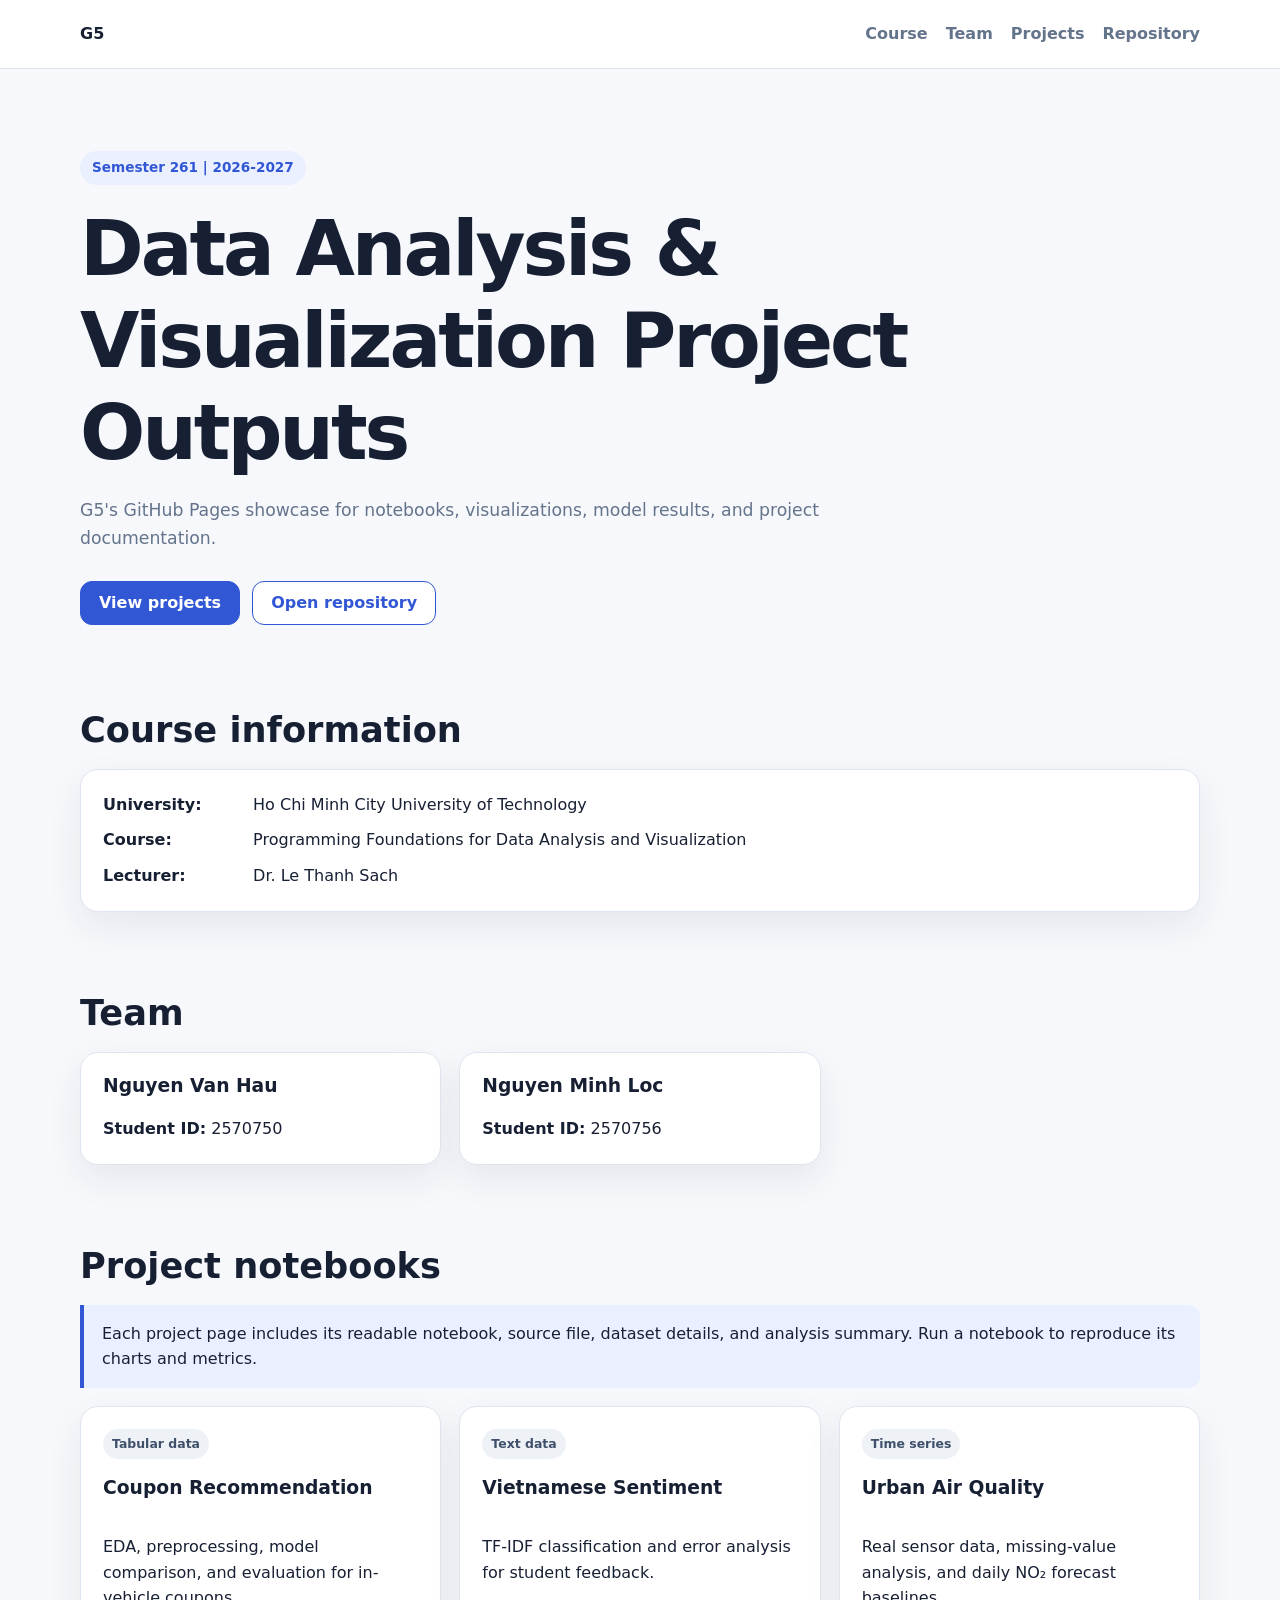
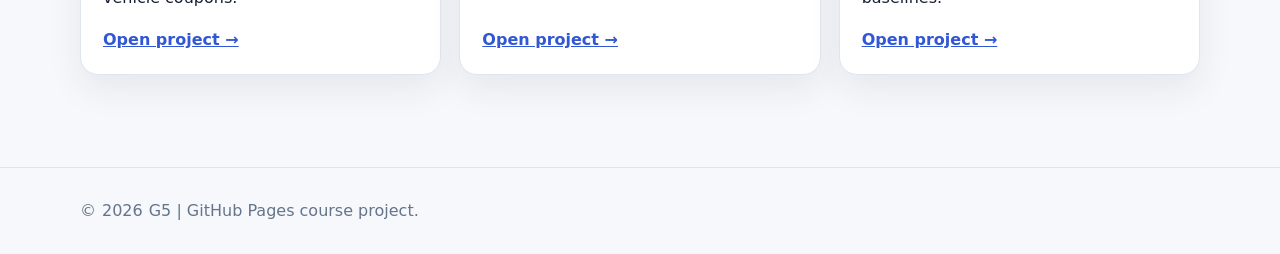
<file: docs/index.html>
<!doctype html>
<html lang="en"><head><meta charset="utf-8"><meta name="viewport" content="width=device-width, initial-scale=1"><meta name="description" content="G5 data analysis and visualization project outputs."><title>G5 | Data Analysis &amp; Visualization</title><link rel="stylesheet" href="assets/css/styles.css"></head>
<body><header class="site-header"><div class="container nav"><a class="brand" href="./">G5</a><nav class="nav-links" aria-label="Main navigation"><a href="#course">Course</a><a href="#team">Team</a><a href="#assignments">Projects</a><a href="https://github.com/nguyenvanhau896/data-analysis-and-visualization">Repository</a></nav></div></header>
<main><section class="hero"><div class="container"><span class="eyebrow">Semester 261 | 2026-2027</span><h1>Data Analysis &amp; Visualization Project Outputs</h1><p>G5's GitHub Pages showcase for notebooks, visualizations, model results, and project documentation.</p><div class="actions"><a class="button" href="#assignments">View projects</a><a class="button secondary" href="https://github.com/nguyenvanhau896/data-analysis-and-visualization">Open repository</a></div></div></section>
<section class="section" id="course"><div class="container"><h2 class="section-title">Course information</h2><div class="card"><ul class="meta-list"><li><strong>University:</strong> Ho Chi Minh City University of Technology</li><li><strong>Course:</strong> Programming Foundations for Data Analysis and Visualization</li><li><strong>Lecturer:</strong> Dr. Le Thanh Sach</li></ul></div></div></section>
<section class="section" id="team"><div class="container"><h2 class="section-title">Team</h2><div class="grid three"><article class="card"><h3>Nguyen Van Hau</h3><p><strong>Student ID:</strong> 2570750</p></article><article class="card"><h3>Nguyen Minh Loc</h3><p><strong>Student ID:</strong> 2570756</p></article></div></div></section>
<section class="section" id="assignments"><div class="container"><h2 class="section-title">Project notebooks</h2><div class="notice">Each project page includes its readable notebook, source file, dataset details, and analysis summary. Run a notebook to reproduce its charts and metrics.</div><div class="grid three" style="margin-top:18px"><article class="card assignment-card"><span class="tag">Tabular data</span><h3>Coupon Recommendation</h3><p>EDA, preprocessing, model comparison, and evaluation for in-vehicle coupons.</p><a href="assignments/tabular/">Open project &rarr;</a></article><article class="card assignment-card"><span class="tag">Text data</span><h3>Vietnamese Sentiment</h3><p>TF-IDF classification and error analysis for student feedback.</p><a href="assignments/text/">Open project &rarr;</a></article><article class="card assignment-card"><span class="tag">Time series</span><h3>Urban Air Quality</h3><p>Real sensor data, missing-value analysis, and daily NO₂ forecast baselines.</p><a href="assignments/optional/">Open project &rarr;</a></article></div></div></section></main>
<footer><div class="container">&copy; <span data-year></span> G5 | GitHub Pages course project.</div></footer><script src="assets/js/main.js"></script></body></html>
</file>
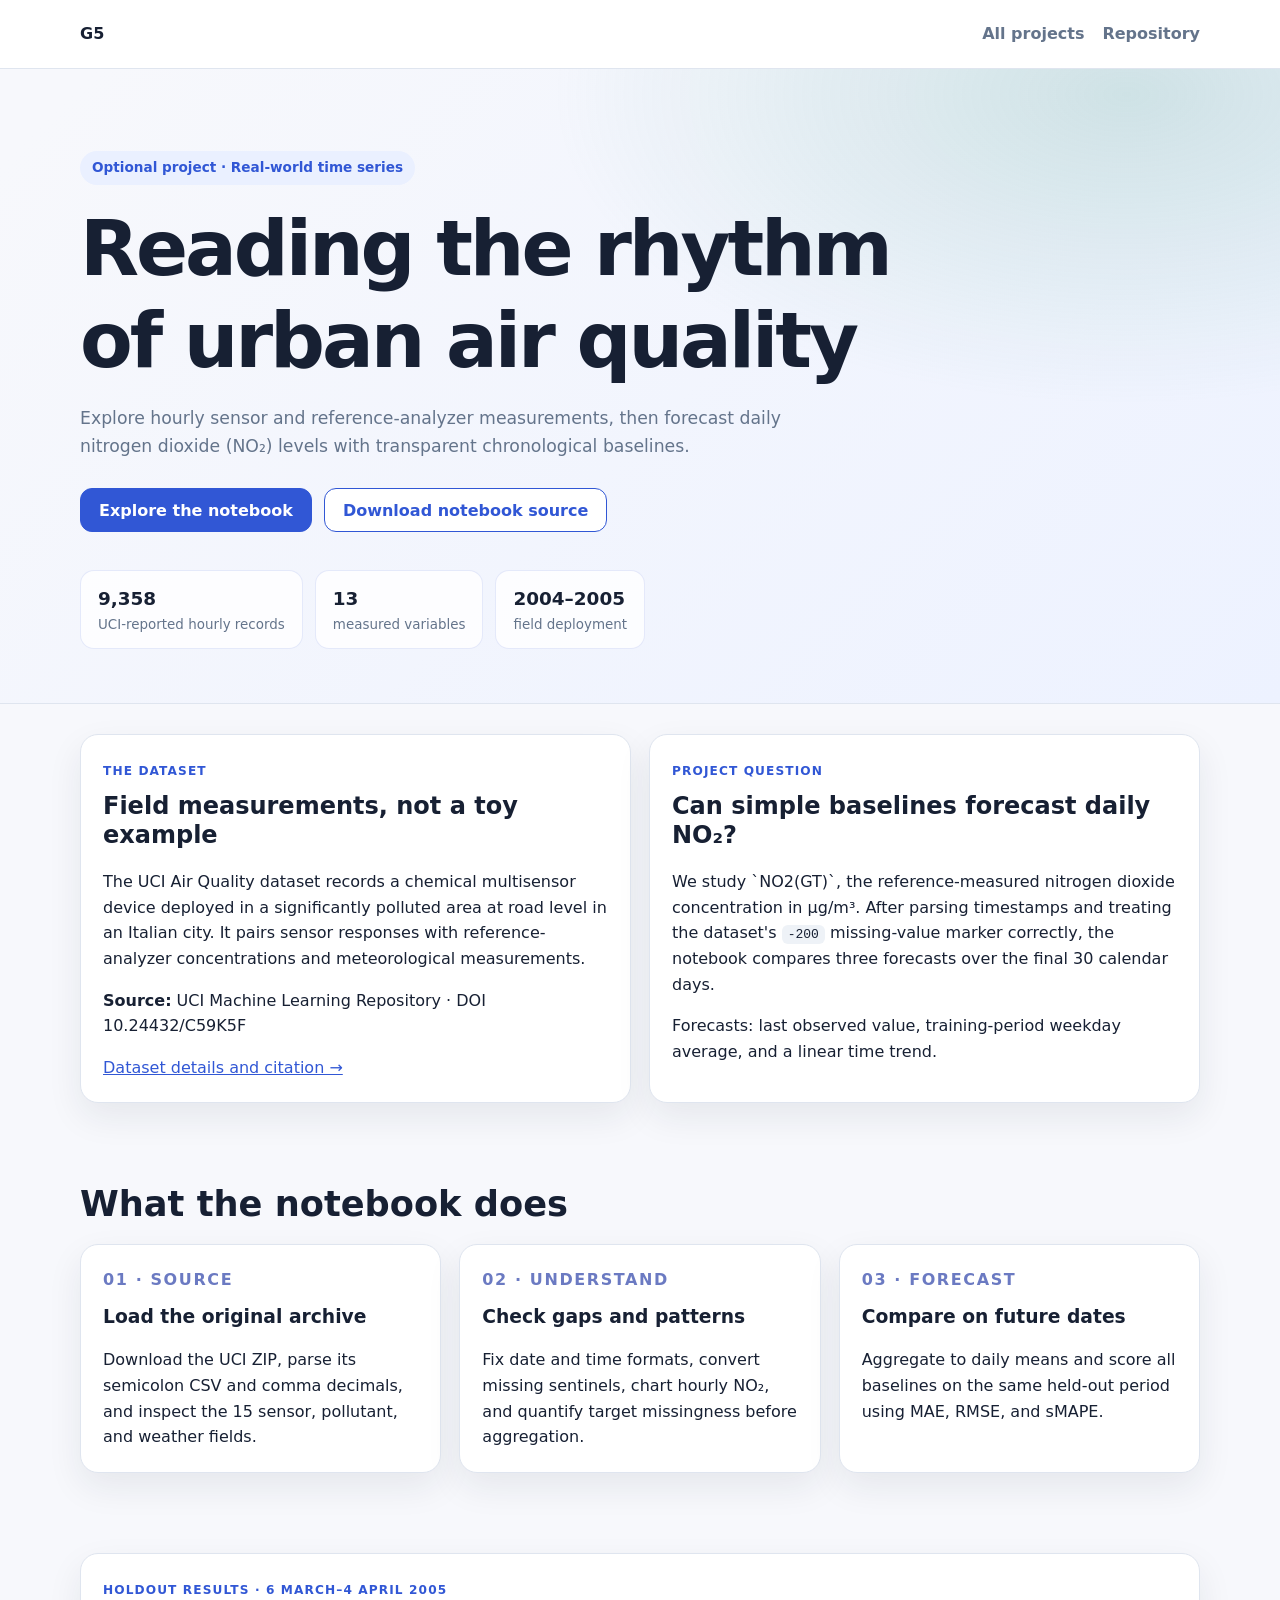
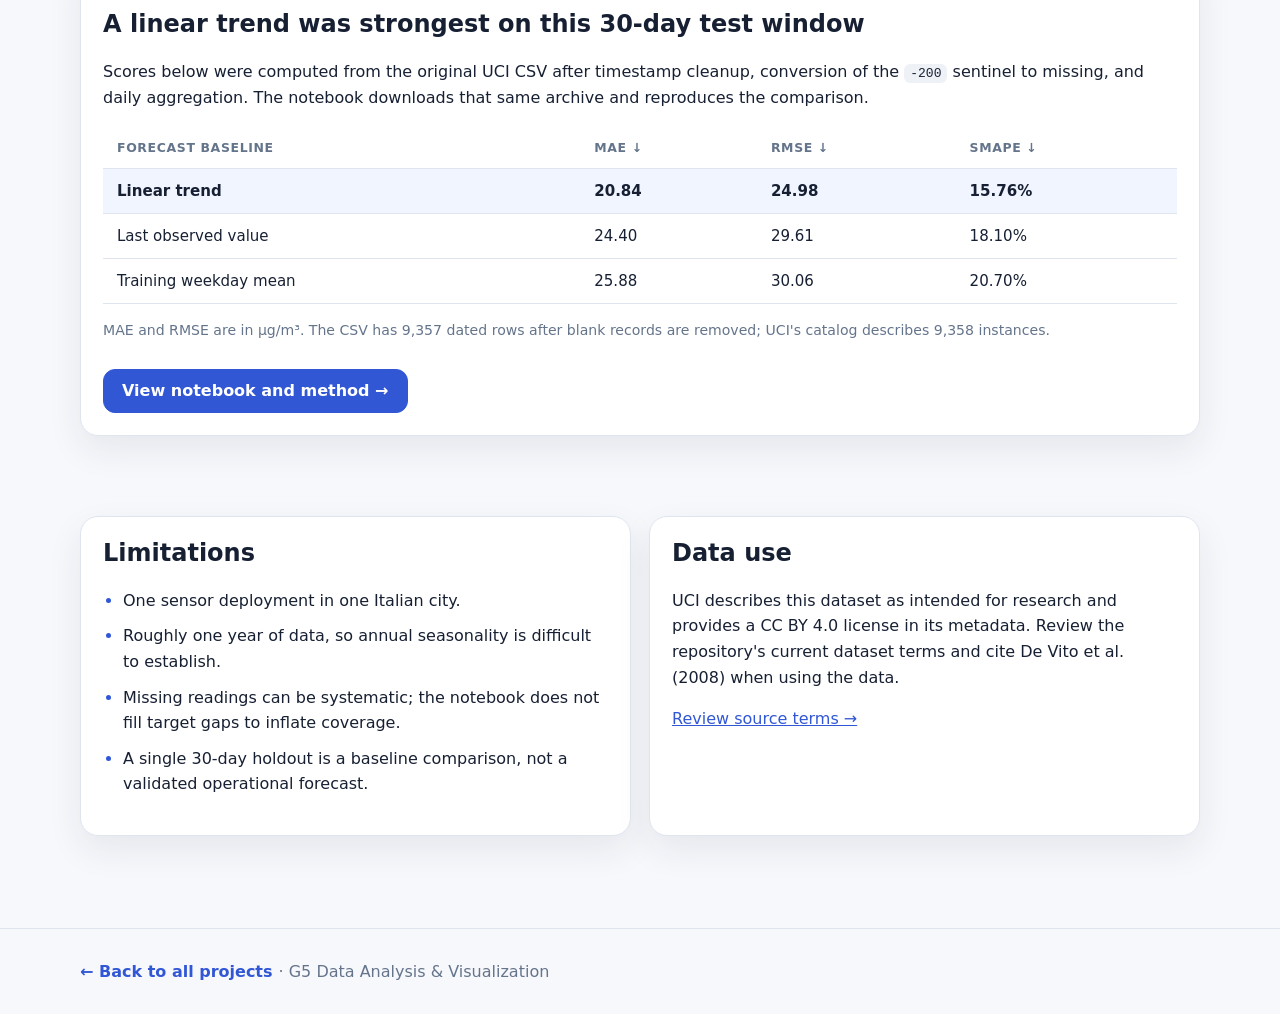
<file: docs/assignments/optional/index.html>
<!doctype html>
<html lang="en">
<head>
  <meta charset="utf-8" /><meta name="viewport" content="width=device-width, initial-scale=1" />
  <meta name="description" content="Real-world air-quality time-series analysis using the UCI Air Quality dataset." />
  <title>Air Quality Time Series | G5</title><link rel="stylesheet" href="../../assets/css/styles.css" />
</head>
<body>
  <header class="site-header"><div class="container nav"><a class="brand" href="../../">G5</a><nav class="nav-links" aria-label="Assignment navigation"><a href="../../#assignments">All projects</a><a href="https://github.com/nguyenvanhau896/data-analysis-and-visualization">Repository</a></nav></div></header>
  <main>
    <section class="hero hero-featured"><div class="container"><span class="eyebrow">Optional project · Real-world time series</span><h1>Reading the rhythm of urban air quality</h1><p>Explore hourly sensor and reference-analyzer measurements, then forecast daily nitrogen dioxide (NO₂) levels with transparent chronological baselines.</p><div class="actions"><a class="button" href="optional-notebook.html">Explore the notebook</a><a class="button secondary" href="../../../notebooks/optional.ipynb">Download notebook source</a></div><div class="project-stats" aria-label="Dataset overview"><div><strong>9,358</strong><span>UCI-reported hourly records</span></div><div><strong>13</strong><span>measured variables</span></div><div><strong>2004–2005</strong><span>field deployment</span></div></div></div></section>
    <section class="section"><div class="container grid two"><article class="card"><span class="card-kicker">The dataset</span><h2>Field measurements, not a toy example</h2><p>The UCI Air Quality dataset records a chemical multisensor device deployed in a significantly polluted area at road level in an Italian city. It pairs sensor responses with reference-analyzer concentrations and meteorological measurements.</p><p><strong>Source:</strong> UCI Machine Learning Repository · DOI 10.24432/C59K5F</p><a href="https://archive.ics.uci.edu/dataset/360/air+quality" target="_blank" rel="noreferrer">Dataset details and citation &rarr;</a></article><article class="card"><span class="card-kicker">Project question</span><h2>Can simple baselines forecast daily NO₂?</h2><p>We study `NO2(GT)`, the reference-measured nitrogen dioxide concentration in µg/m³. After parsing timestamps and treating the dataset's <code>-200</code> missing-value marker correctly, the notebook compares three forecasts over the final 30 calendar days.</p><p>Forecasts: last observed value, training-period weekday average, and a linear time trend.</p></article></div></section>
    <section class="section"><div class="container"><h2 class="section-title">What the notebook does</h2><div class="grid three"><article class="card step-card"><span class="step-number">01 · SOURCE</span><h3>Load the original archive</h3><p>Download the UCI ZIP, parse its semicolon CSV and comma decimals, and inspect the 15 sensor, pollutant, and weather fields.</p></article><article class="card step-card"><span class="step-number">02 · UNDERSTAND</span><h3>Check gaps and patterns</h3><p>Fix date and time formats, convert missing sentinels, chart hourly NO₂, and quantify target missingness before aggregation.</p></article><article class="card step-card"><span class="step-number">03 · FORECAST</span><h3>Compare on future dates</h3><p>Aggregate to daily means and score all baselines on the same held-out period using MAE, RMSE, and sMAPE.</p></article></div></div></section>
    <section class="section"><div class="container card"><span class="card-kicker">Holdout results · 6 March–4 April 2005</span><h2>A linear trend was strongest on this 30-day test window</h2><p>Scores below were computed from the original UCI CSV after timestamp cleanup, conversion of the <code>-200</code> sentinel to missing, and daily aggregation. The notebook downloads that same archive and reproduces the comparison.</p><div class="table-wrap"><table class="results-table"><thead><tr><th>Forecast baseline</th><th>MAE ↓</th><th>RMSE ↓</th><th>sMAPE ↓</th></tr></thead><tbody><tr><td>Linear trend</td><td>20.84</td><td>24.98</td><td>15.76%</td></tr><tr><td>Last observed value</td><td>24.40</td><td>29.61</td><td>18.10%</td></tr><tr><td>Training weekday mean</td><td>25.88</td><td>30.06</td><td>20.70%</td></tr></tbody></table></div><p class="result-note">MAE and RMSE are in µg/m³. The CSV has 9,357 dated rows after blank records are removed; UCI's catalog describes 9,358 instances.</p><div class="actions"><a class="button" href="optional-notebook.html">View notebook and method &rarr;</a></div></div></section>
    <section class="section"><div class="container grid two"><article class="card"><h2>Limitations</h2><ul class="clean-list"><li>One sensor deployment in one Italian city.</li><li>Roughly one year of data, so annual seasonality is difficult to establish.</li><li>Missing readings can be systematic; the notebook does not fill target gaps to inflate coverage.</li><li>A single 30-day holdout is a baseline comparison, not a validated operational forecast.</li></ul></article><article class="card"><h2>Data use</h2><p>UCI describes this dataset as intended for research and provides a CC BY 4.0 license in its metadata. Review the repository's current dataset terms and cite De Vito et al. (2008) when using the data.</p><a href="https://archive.ics.uci.edu/dataset/360/air+quality" target="_blank" rel="noreferrer">Review source terms &rarr;</a></article></div></section>
  </main>
  <footer><div class="container"><a href="../../#assignments">&larr; Back to all projects</a><span> · G5 Data Analysis &amp; Visualization</span></div></footer><script src="../../assets/js/main.js"></script>
</body></html>
</file>
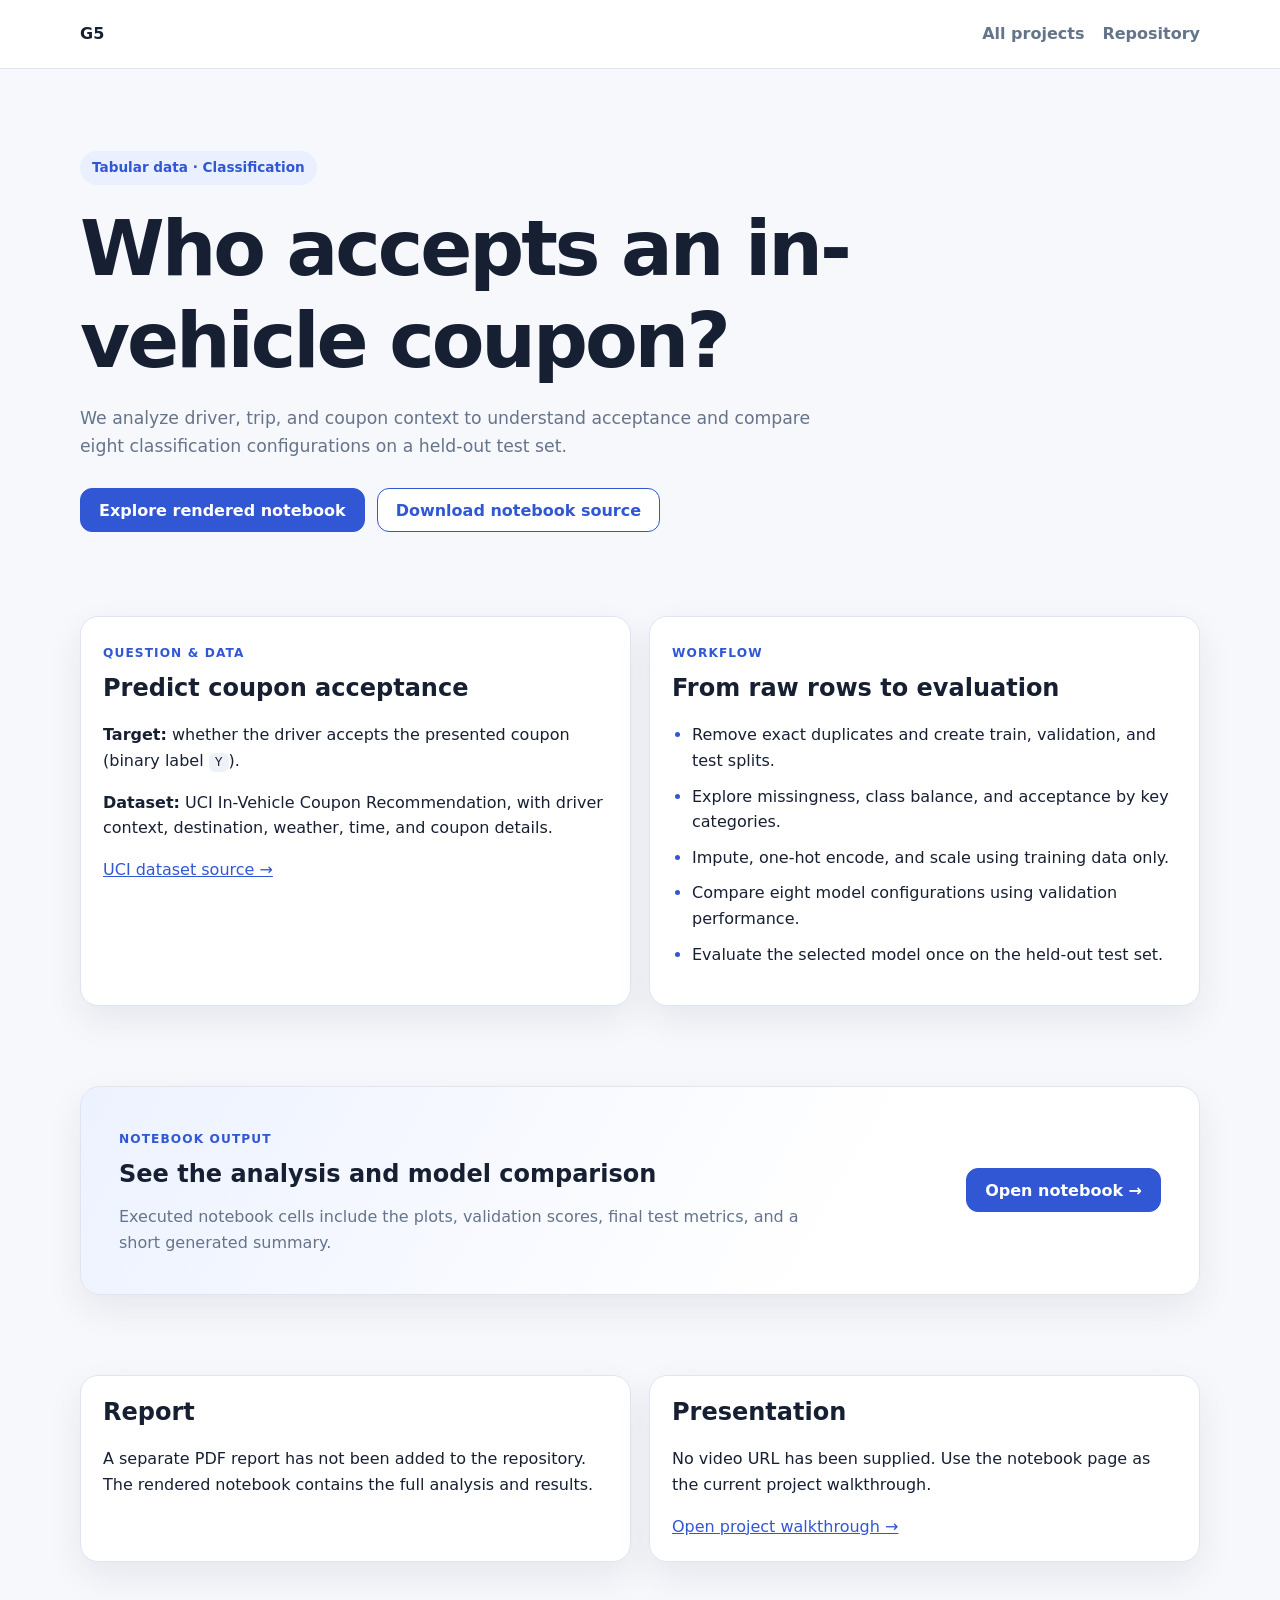
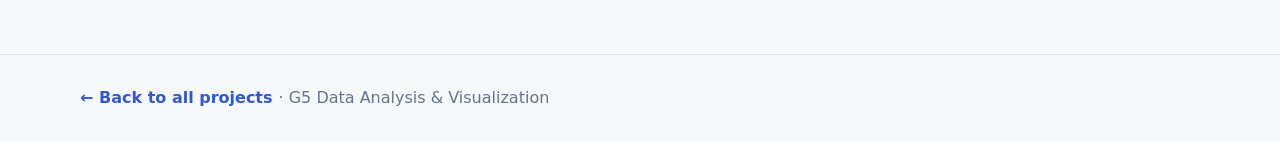
<file: docs/assignments/tabular/index.html>
<!doctype html>
<html lang="en">
<head><meta charset="utf-8"><meta name="viewport" content="width=device-width, initial-scale=1"><meta name="description" content="Exploratory analysis and machine learning for in-vehicle coupon acceptance."><title>In-Vehicle Coupon Recommendation | G5</title><link rel="stylesheet" href="../../assets/css/styles.css"></head>
<body><header class="site-header"><div class="container nav"><a class="brand" href="../../">G5</a><nav class="nav-links" aria-label="Assignment navigation"><a href="../../#assignments">All projects</a><a href="https://github.com/nguyenvanhau896/data-analysis-and-visualization">Repository</a></nav></div></header>
<main>
  <section class="hero"><div class="container"><span class="eyebrow">Tabular data · Classification</span><h1>Who accepts an in-vehicle coupon?</h1><p>We analyze driver, trip, and coupon context to understand acceptance and compare eight classification configurations on a held-out test set.</p><div class="actions"><a class="button" href="tabular-notebook.html">Explore rendered notebook</a><a class="button secondary" href="../../../notebooks/tabular.ipynb">Download notebook source</a></div></div></section>
  <section class="section"><div class="container grid two"><article class="card"><span class="card-kicker">Question &amp; data</span><h2>Predict coupon acceptance</h2><p><strong>Target:</strong> whether the driver accepts the presented coupon (binary label <code>Y</code>).</p><p><strong>Dataset:</strong> UCI In-Vehicle Coupon Recommendation, with driver context, destination, weather, time, and coupon details.</p><a href="https://archive.ics.uci.edu/dataset/603/in+vehicle+coupon+recommendation" target="_blank" rel="noreferrer">UCI dataset source &rarr;</a></article><article class="card"><span class="card-kicker">Workflow</span><h2>From raw rows to evaluation</h2><ul class="clean-list"><li>Remove exact duplicates and create train, validation, and test splits.</li><li>Explore missingness, class balance, and acceptance by key categories.</li><li>Impute, one-hot encode, and scale using training data only.</li><li>Compare eight model configurations using validation performance.</li><li>Evaluate the selected model once on the held-out test set.</li></ul></article></div></section>
  <section class="section"><div class="container results-panel"><div><span class="card-kicker">Notebook output</span><h2>See the analysis and model comparison</h2><p>Executed notebook cells include the plots, validation scores, final test metrics, and a short generated summary.</p></div><a class="button" href="tabular-notebook.html">Open notebook &rarr;</a></div></section>
  <section class="section"><div class="container grid two"><article class="card"><h2>Report</h2><p>A separate PDF report has not been added to the repository. The rendered notebook contains the full analysis and results.</p></article><article class="card"><h2>Presentation</h2><p>No video URL has been supplied. Use the notebook page as the current project walkthrough.</p><a href="tabular-notebook.html">Open project walkthrough &rarr;</a></article></div></section>
</main><footer><div class="container"><a href="../../#assignments">&larr; Back to all projects</a><span> · G5 Data Analysis &amp; Visualization</span></div></footer><script src="../../assets/js/main.js"></script></body></html>
</file>
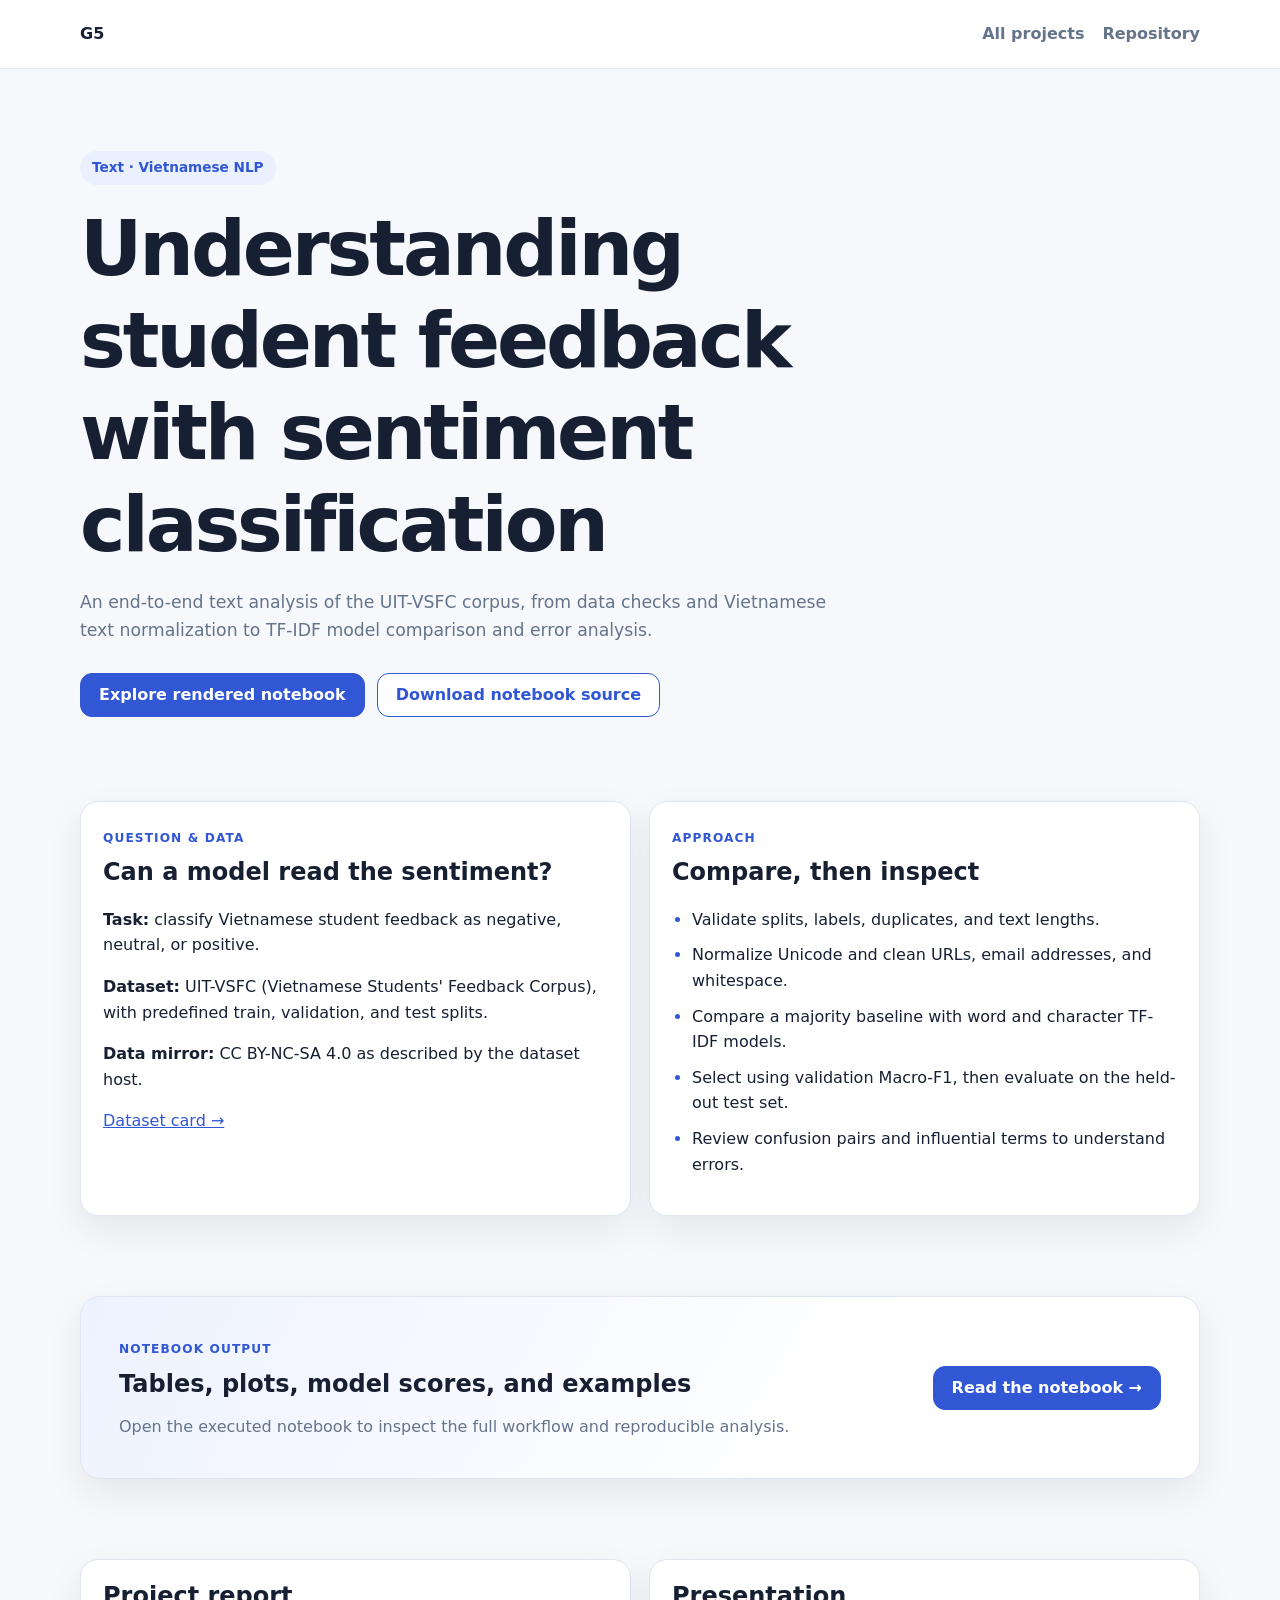
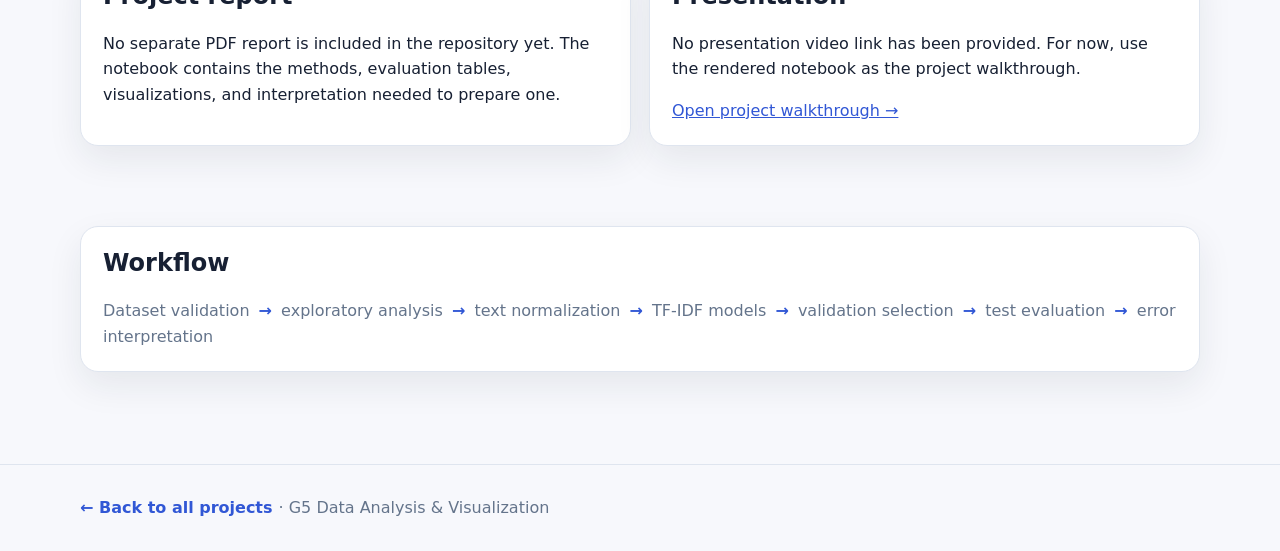
<file: docs/assignments/text/index.html>
<!doctype html>
<html lang="en">
<head>
  <meta charset="utf-8" /><meta name="viewport" content="width=device-width, initial-scale=1" />
  <meta name="description" content="Vietnamese student feedback sentiment classification with TF-IDF and linear models." />
  <title>Vietnamese Sentiment Classification | G5</title><link rel="stylesheet" href="../../assets/css/styles.css" />
</head>
<body>
  <header class="site-header"><div class="container nav"><a class="brand" href="../../">G5</a><nav class="nav-links" aria-label="Assignment navigation"><a href="../../#assignments">All projects</a><a href="https://github.com/nguyenvanhau896/data-analysis-and-visualization">Repository</a></nav></div></header>
  <main>
    <section class="hero"><div class="container"><span class="eyebrow">Text · Vietnamese NLP</span><h1>Understanding student feedback with sentiment classification</h1><p>An end-to-end text analysis of the UIT-VSFC corpus, from data checks and Vietnamese text normalization to TF-IDF model comparison and error analysis.</p><div class="actions"><a class="button" href="text-notebook.html">Explore rendered notebook</a><a class="button secondary" href="../../../notebooks/text.ipynb">Download notebook source</a></div></div></section>
    <section class="section"><div class="container grid two">
      <article class="card"><span class="card-kicker">Question &amp; data</span><h2>Can a model read the sentiment?</h2><p><strong>Task:</strong> classify Vietnamese student feedback as negative, neutral, or positive.</p><p><strong>Dataset:</strong> UIT-VSFC (Vietnamese Students' Feedback Corpus), with predefined train, validation, and test splits.</p><p><strong>Data mirror:</strong> CC BY-NC-SA 4.0 as described by the dataset host.</p><a href="https://huggingface.co/datasets/ura-hcmut/UIT-VSFC" target="_blank" rel="noreferrer">Dataset card &rarr;</a></article>
      <article class="card"><span class="card-kicker">Approach</span><h2>Compare, then inspect</h2><ul class="clean-list"><li>Validate splits, labels, duplicates, and text lengths.</li><li>Normalize Unicode and clean URLs, email addresses, and whitespace.</li><li>Compare a majority baseline with word and character TF-IDF models.</li><li>Select using validation Macro-F1, then evaluate on the held-out test set.</li><li>Review confusion pairs and influential terms to understand errors.</li></ul></article>
    </div></section>
    <section class="section"><div class="container results-panel"><div><span class="card-kicker">Notebook output</span><h2>Tables, plots, model scores, and examples</h2><p>Open the executed notebook to inspect the full workflow and reproducible analysis.</p></div><a class="button" href="text-notebook.html">Read the notebook &rarr;</a></div></section>
    <section class="section"><div class="container grid two">
      <article class="card"><h2>Project report</h2><p>No separate PDF report is included in the repository yet. The notebook contains the methods, evaluation tables, visualizations, and interpretation needed to prepare one.</p></article>
      <article class="card"><h2>Presentation</h2><p>No presentation video link has been provided. For now, use the rendered notebook as the project walkthrough.</p><a href="text-notebook.html">Open project walkthrough &rarr;</a></article>
    </div></section>
    <section class="section"><div class="container card"><h2>Workflow</h2><p class="workflow-line">Dataset validation <span>→</span> exploratory analysis <span>→</span> text normalization <span>→</span> TF-IDF models <span>→</span> validation selection <span>→</span> test evaluation <span>→</span> error interpretation</p></div></section>
  </main>
  <footer><div class="container"><a href="../../#assignments">&larr; Back to all projects</a><span> · G5 Data Analysis &amp; Visualization</span></div></footer><script src="../../assets/js/main.js"></script>
</body></html>
</file>
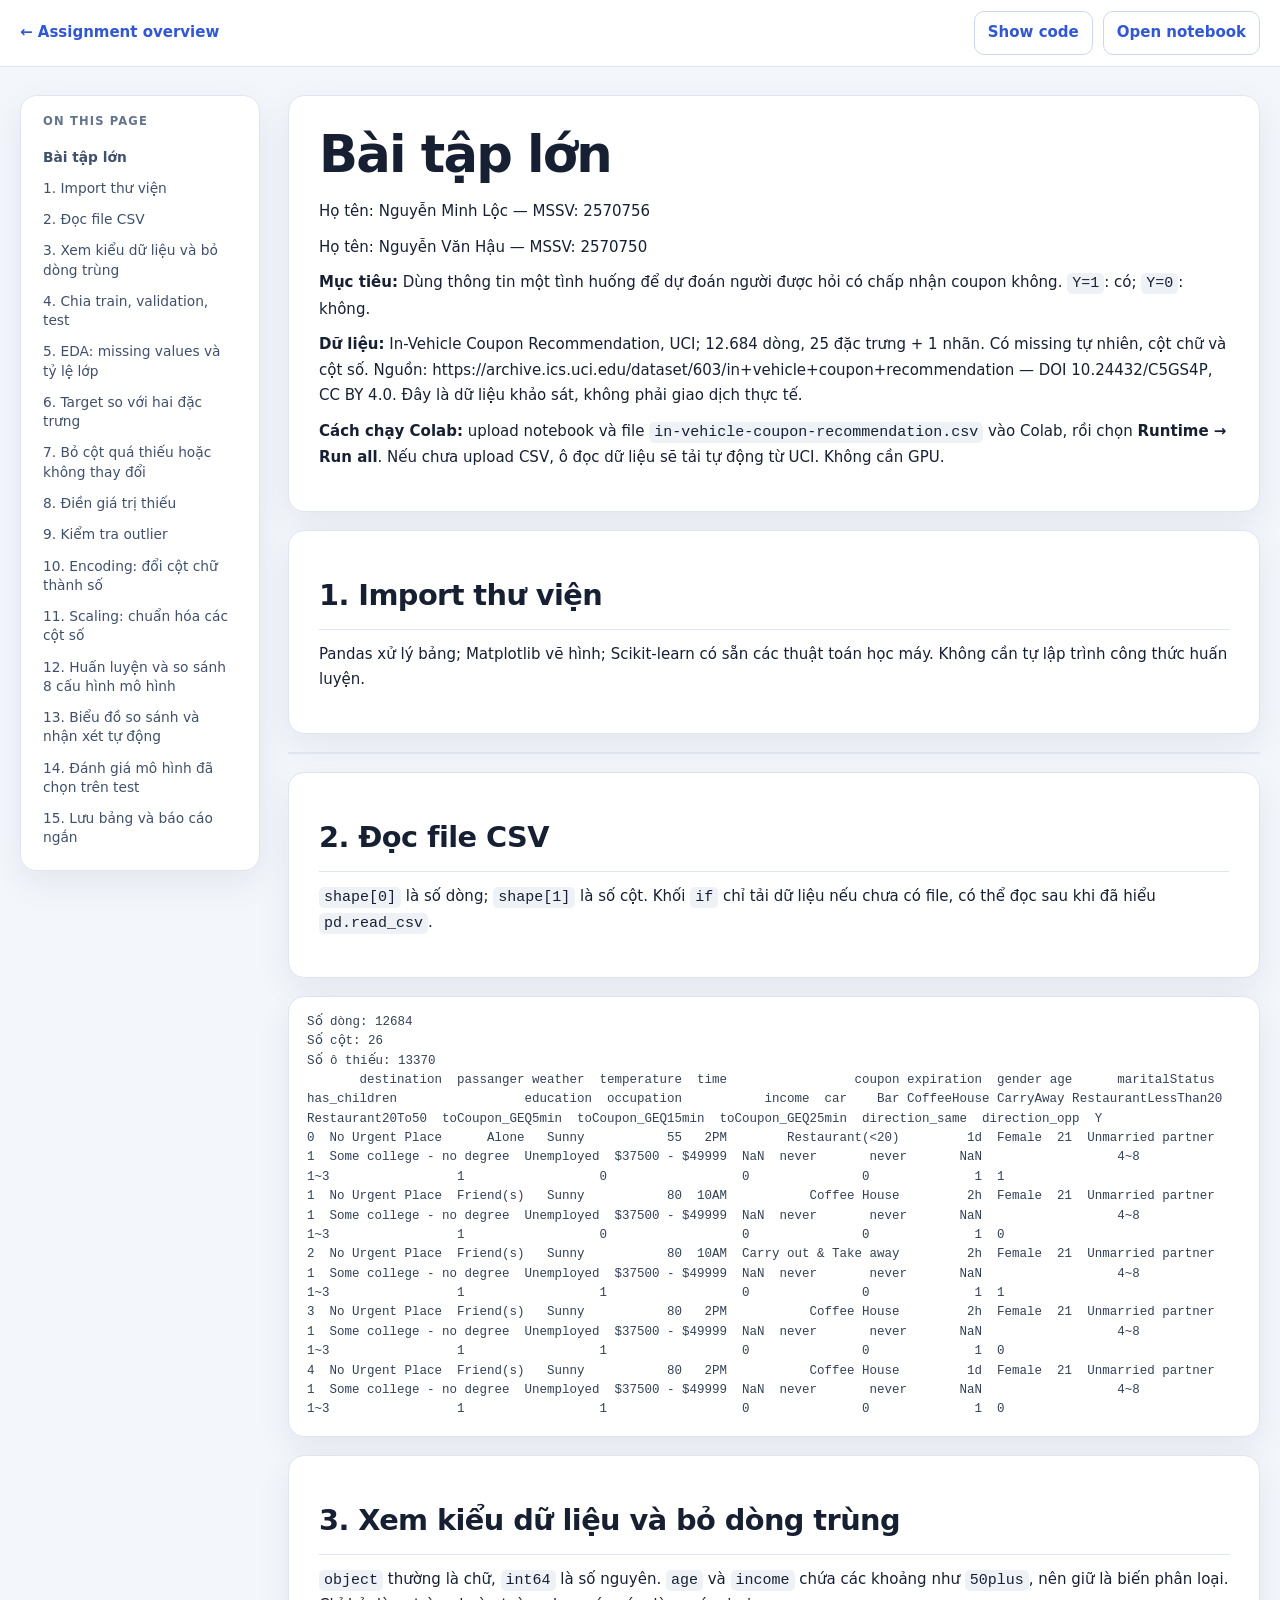
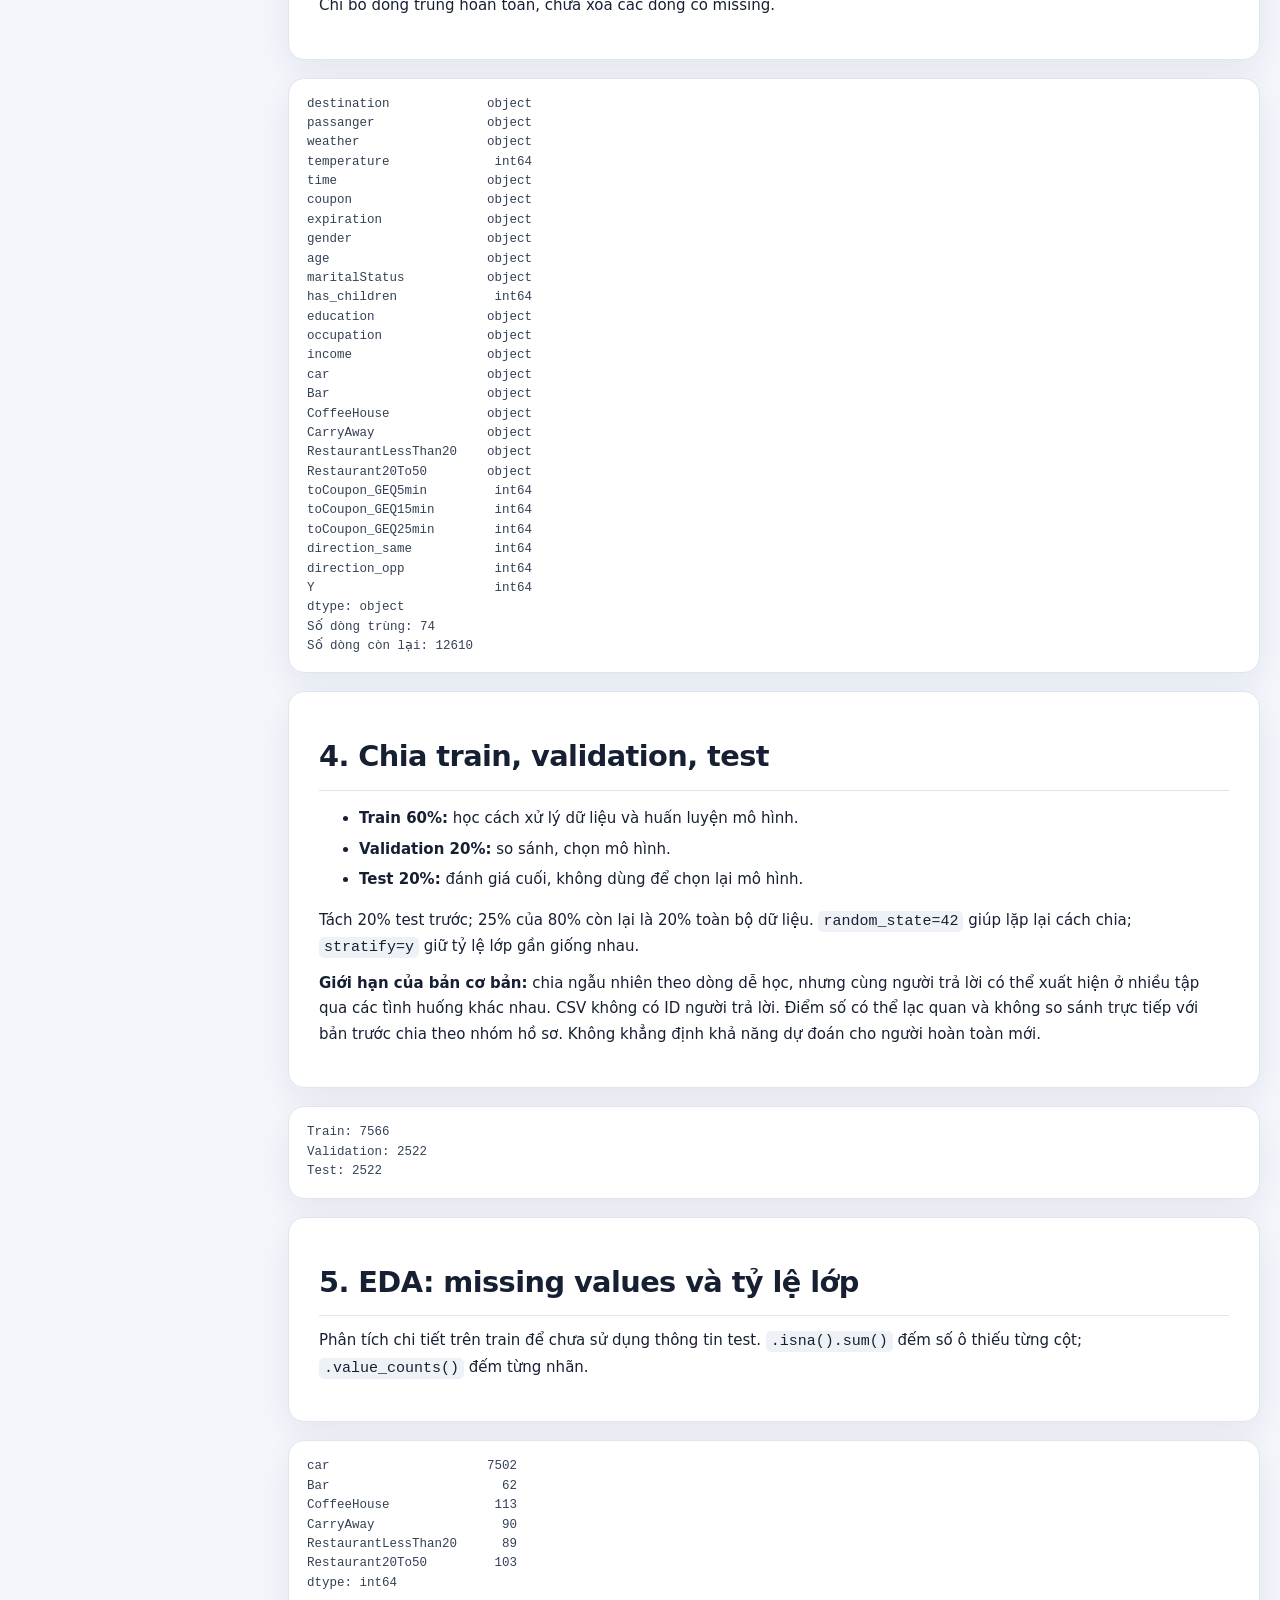
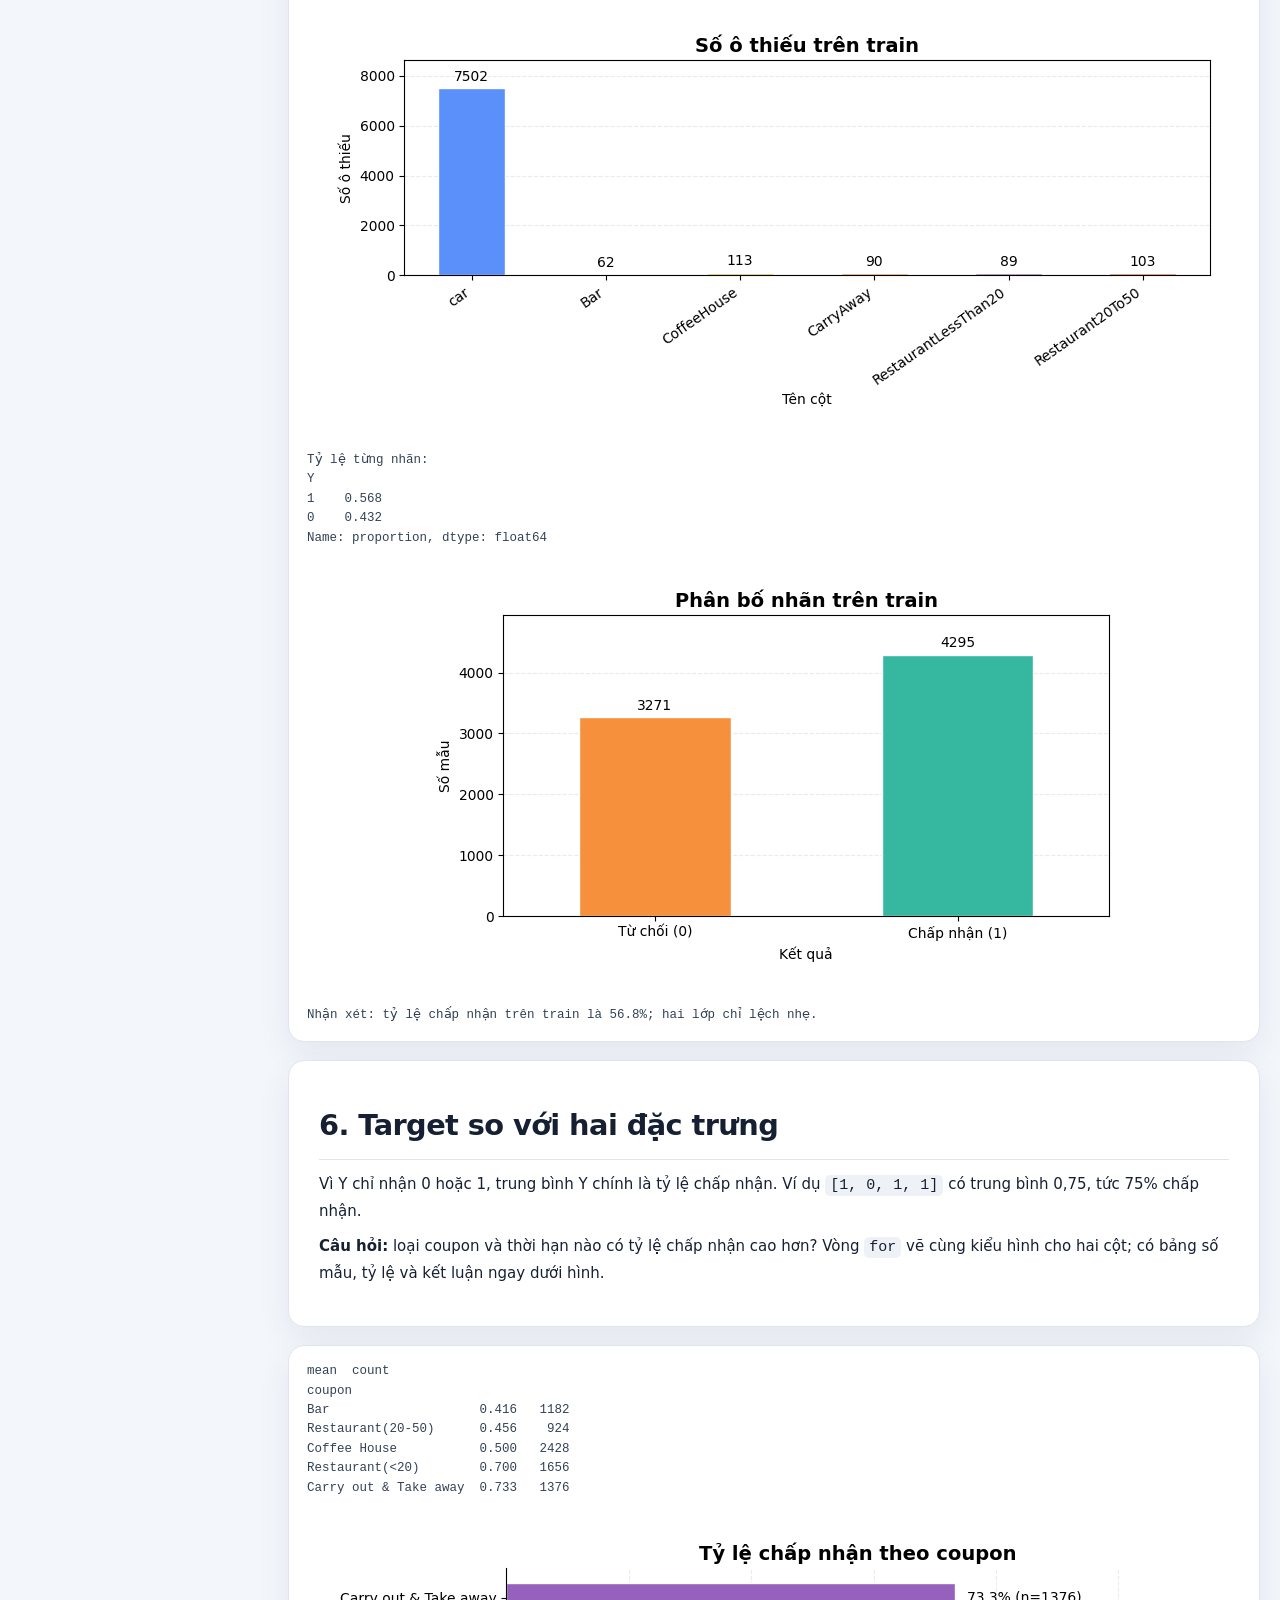
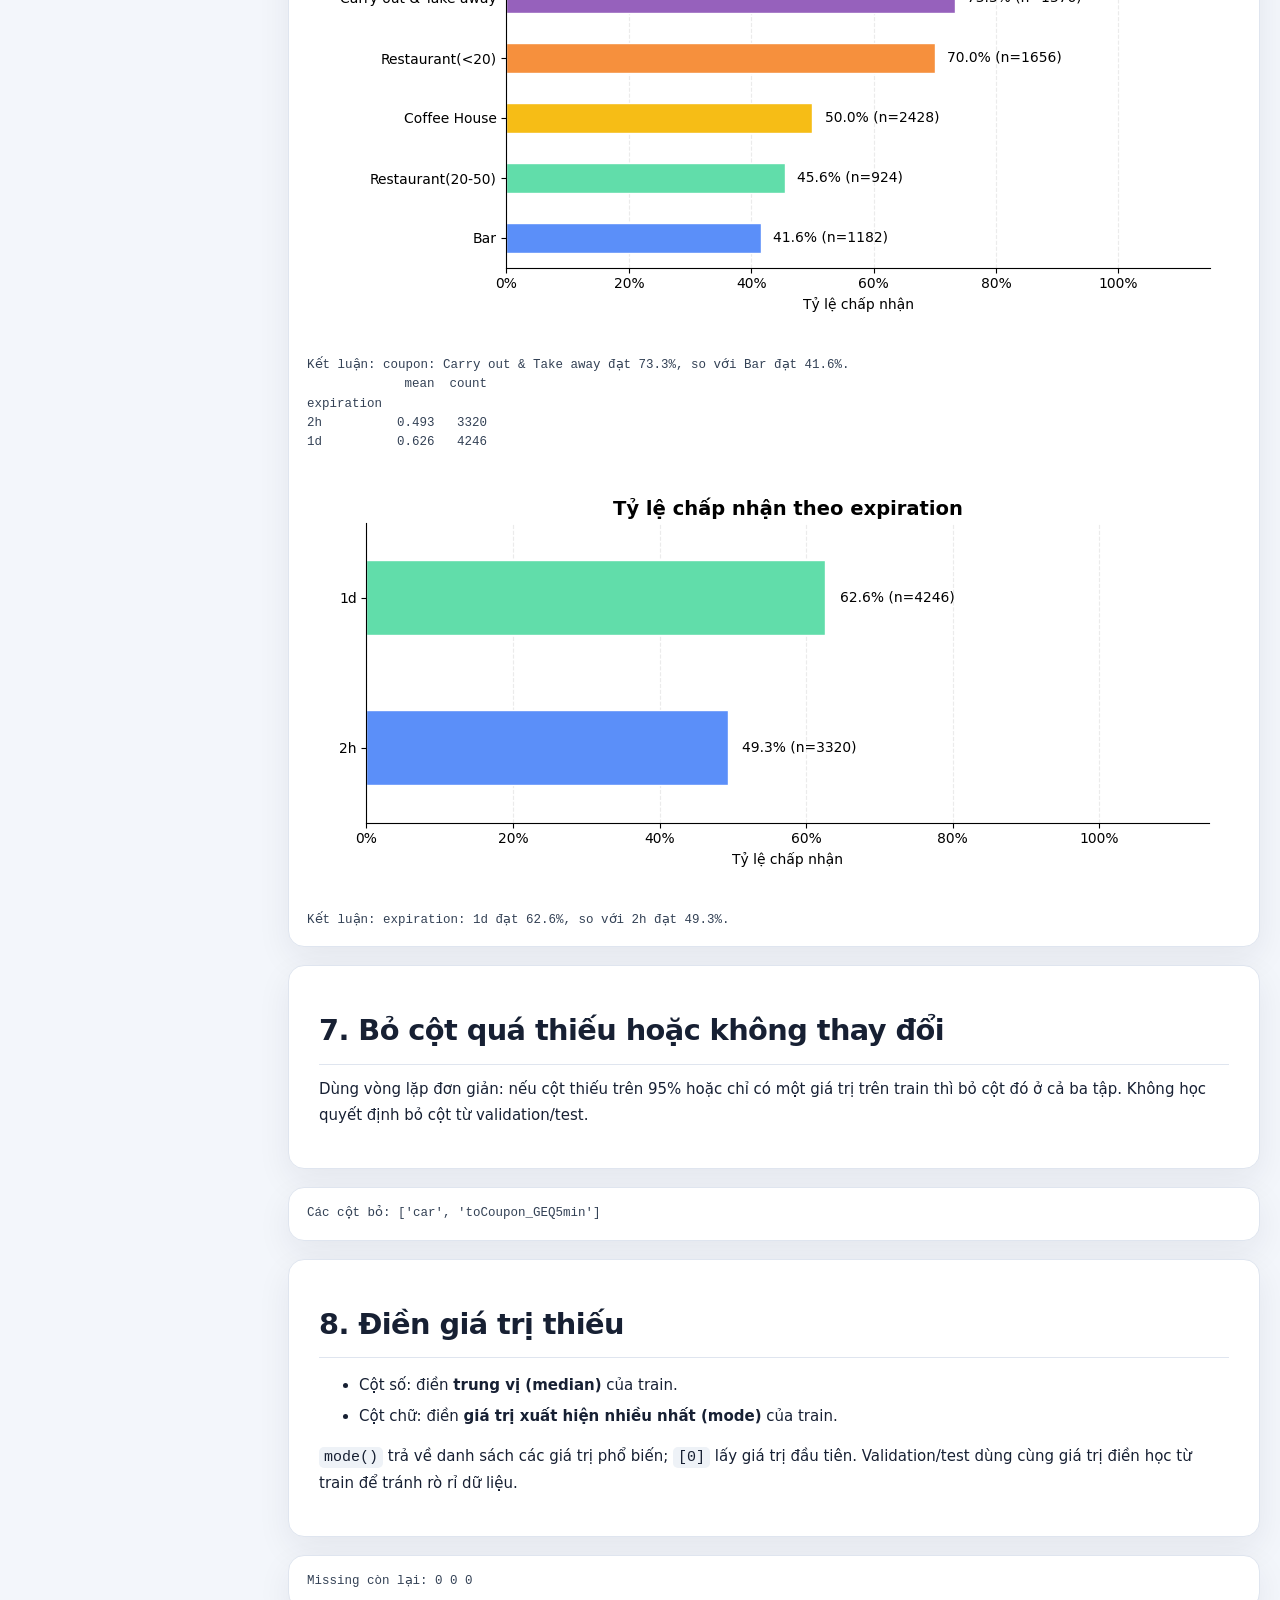
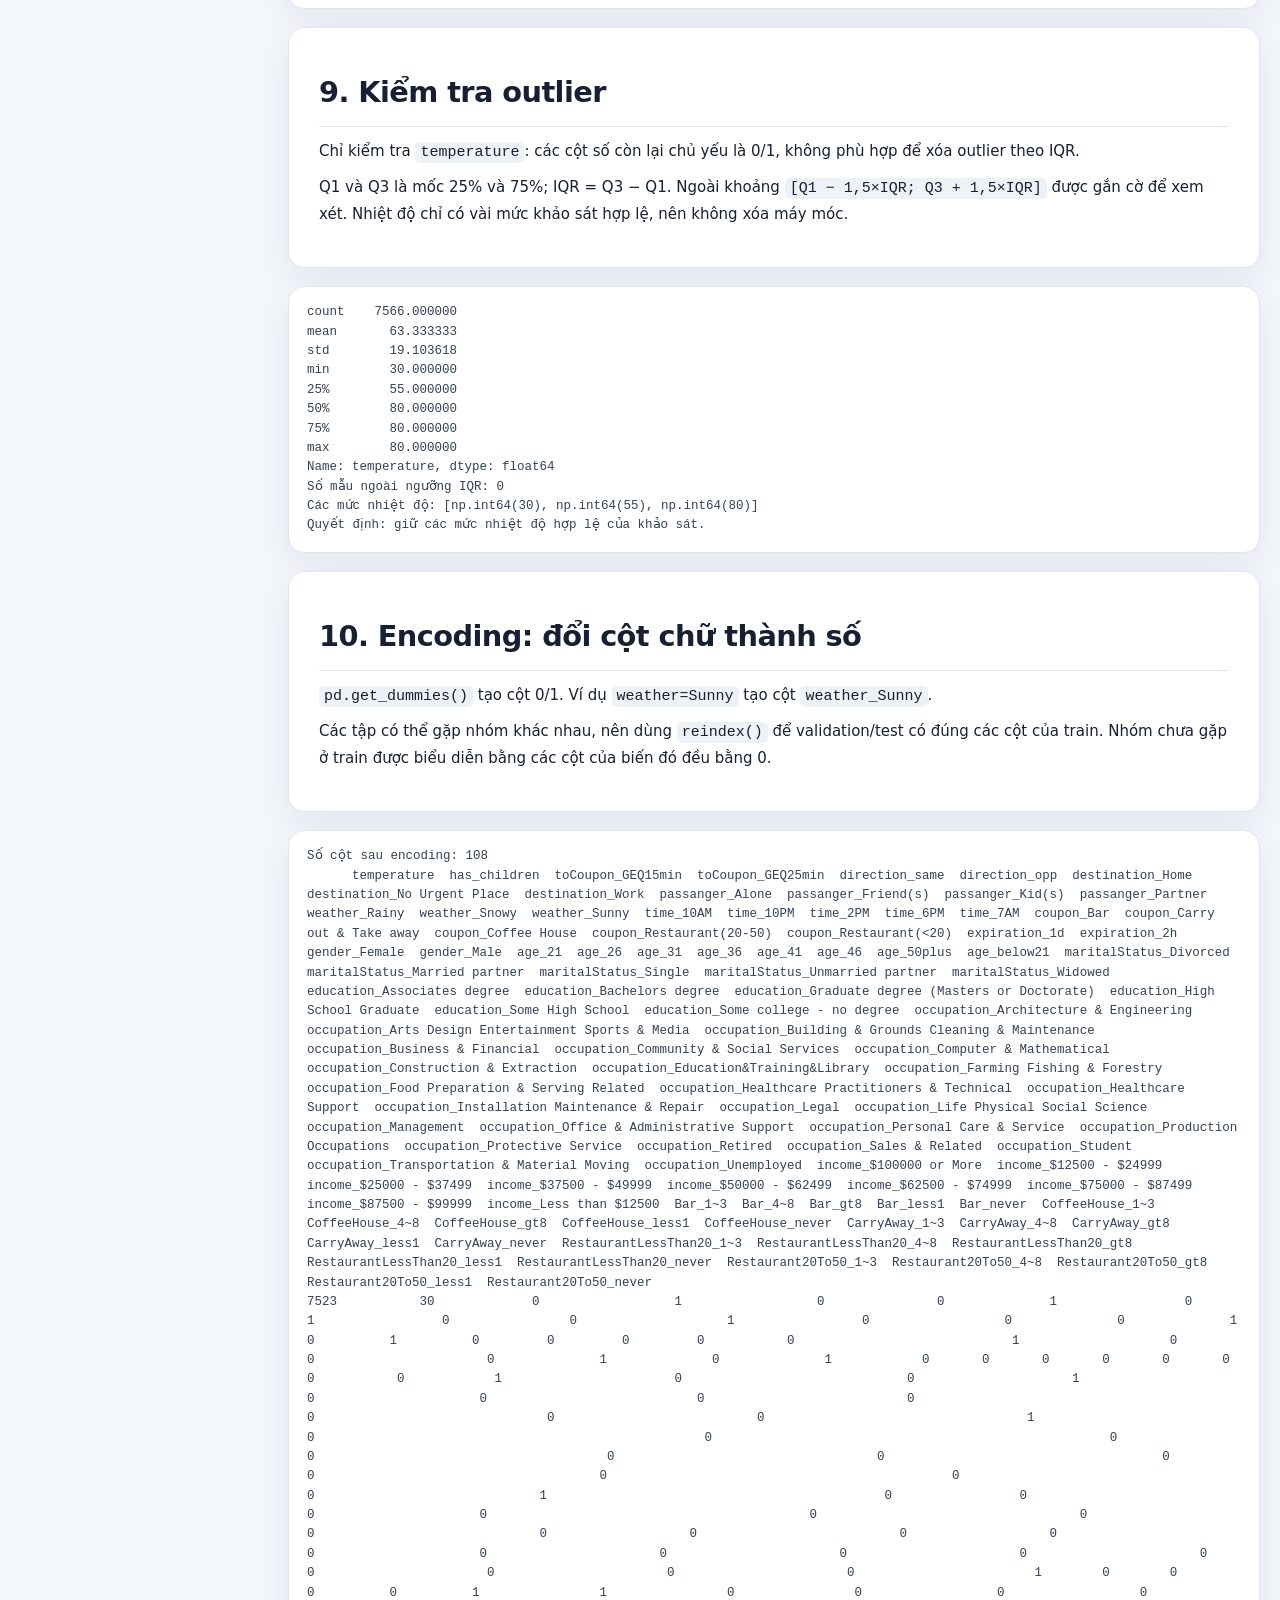
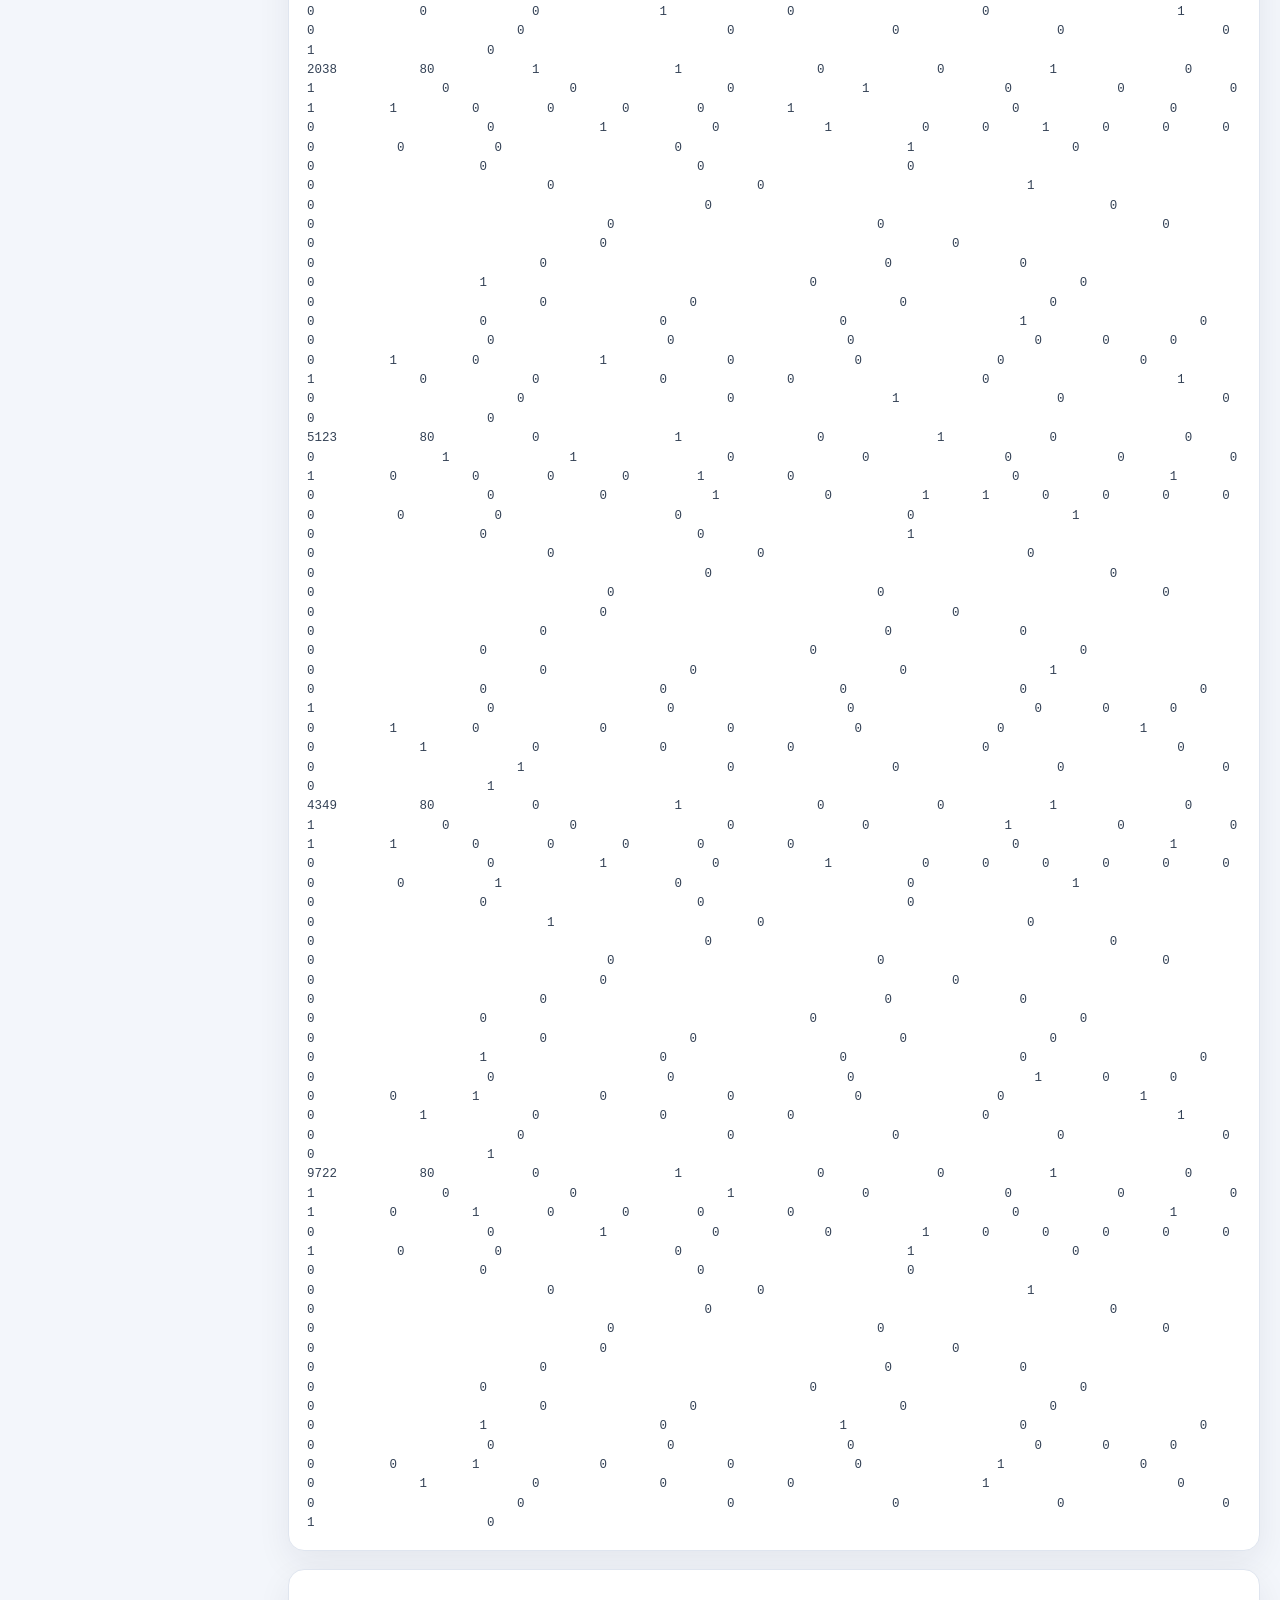
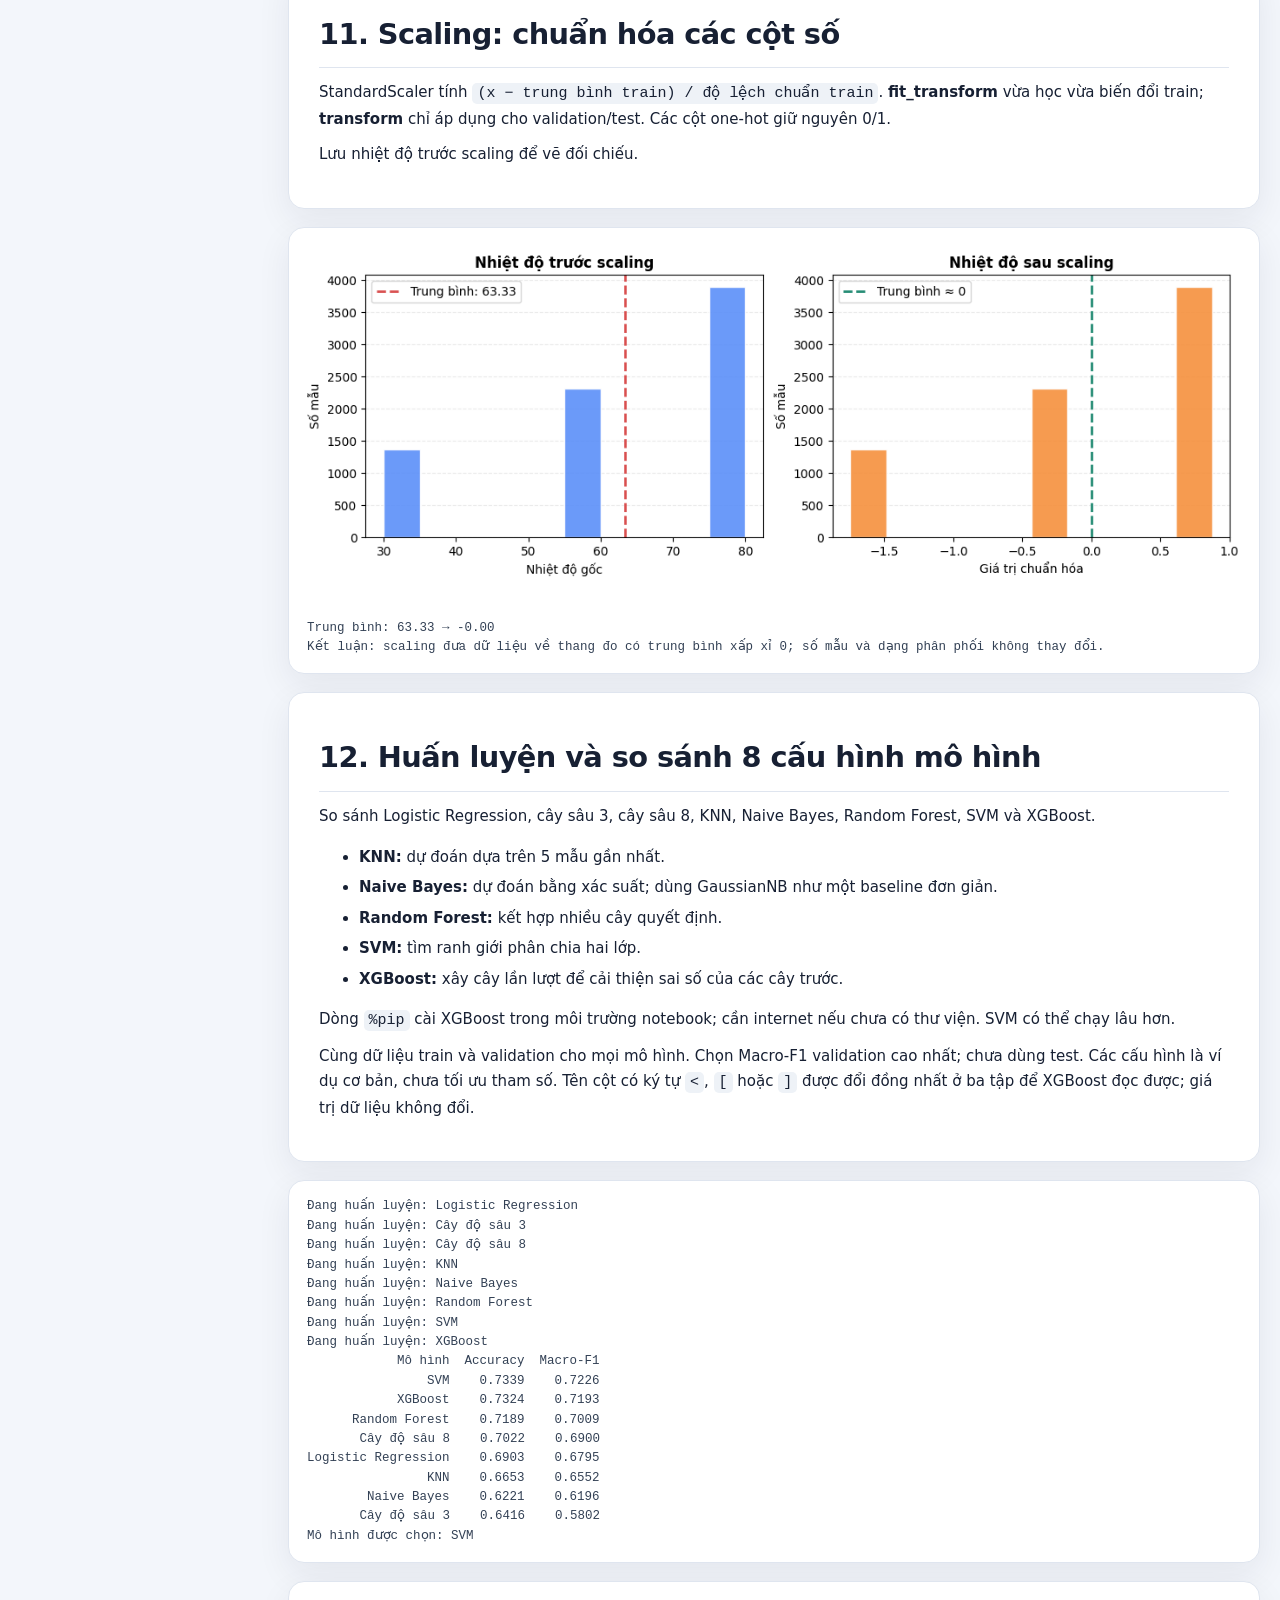
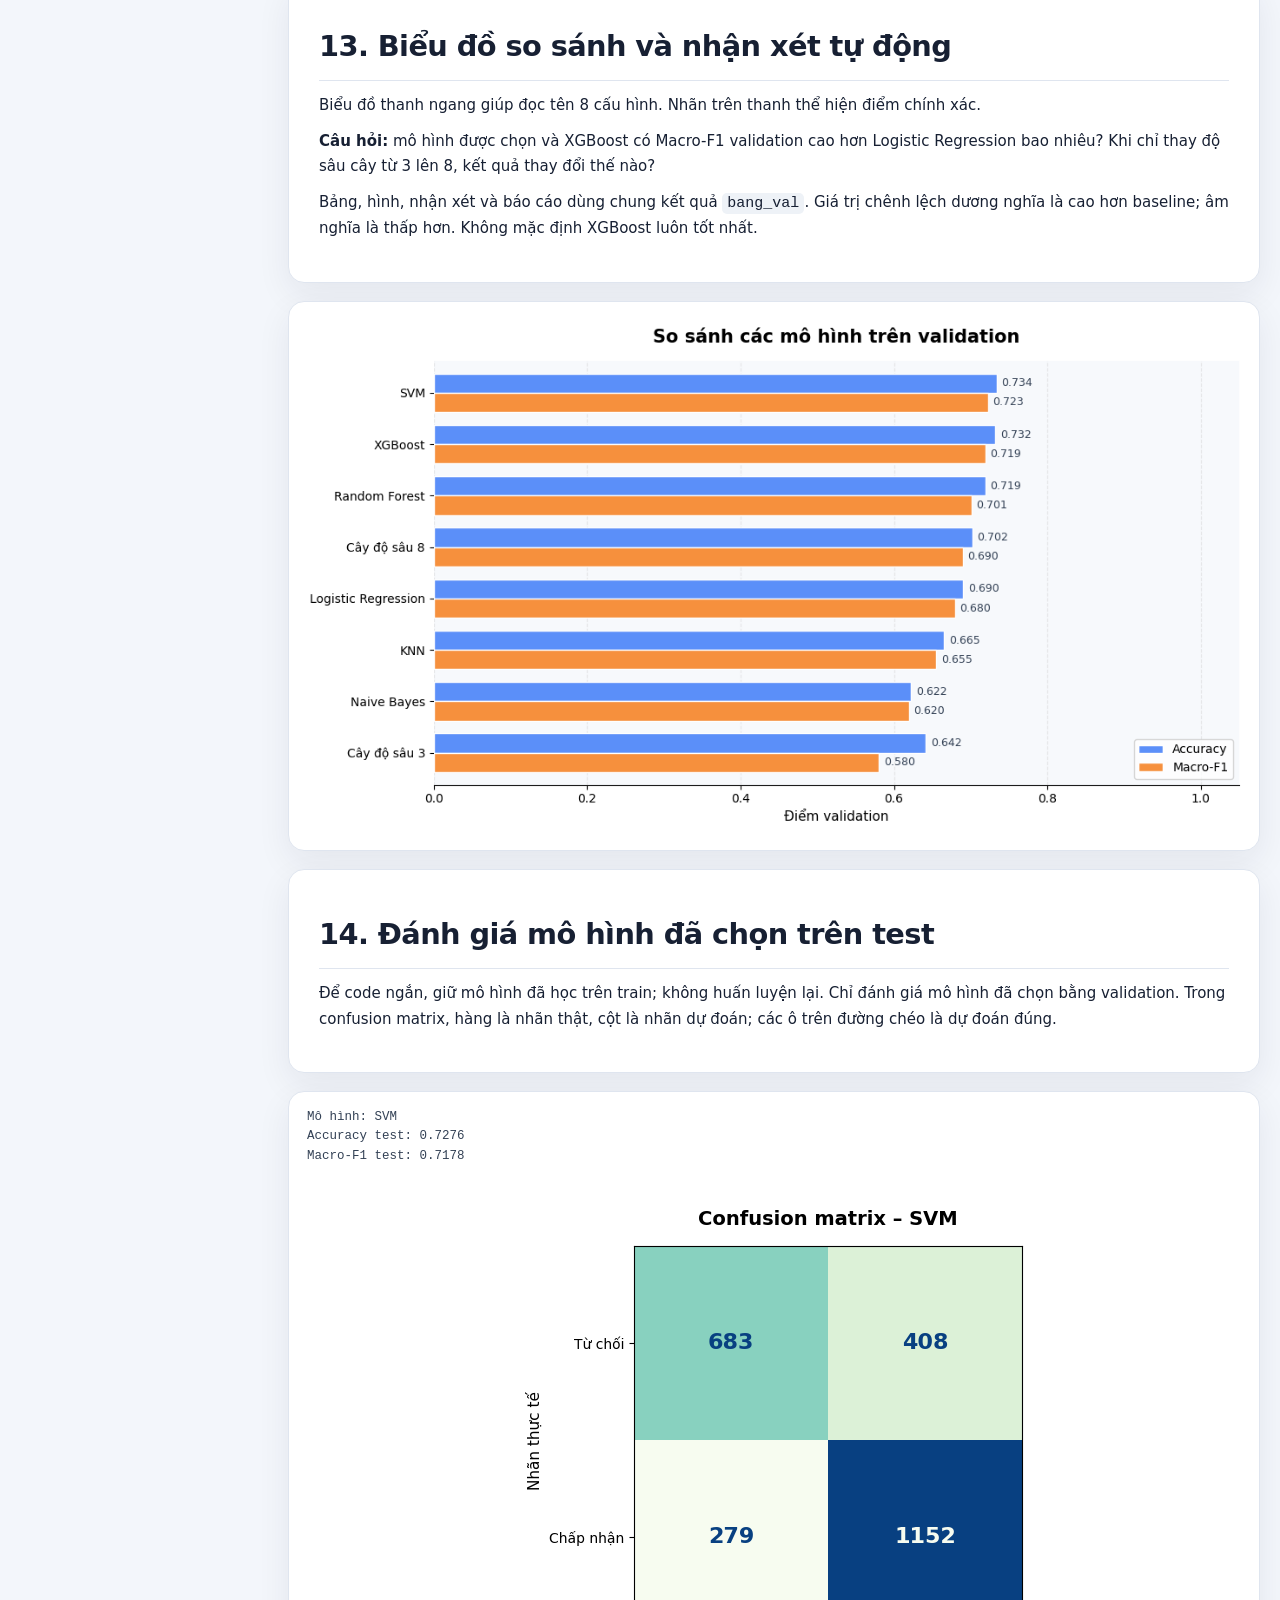
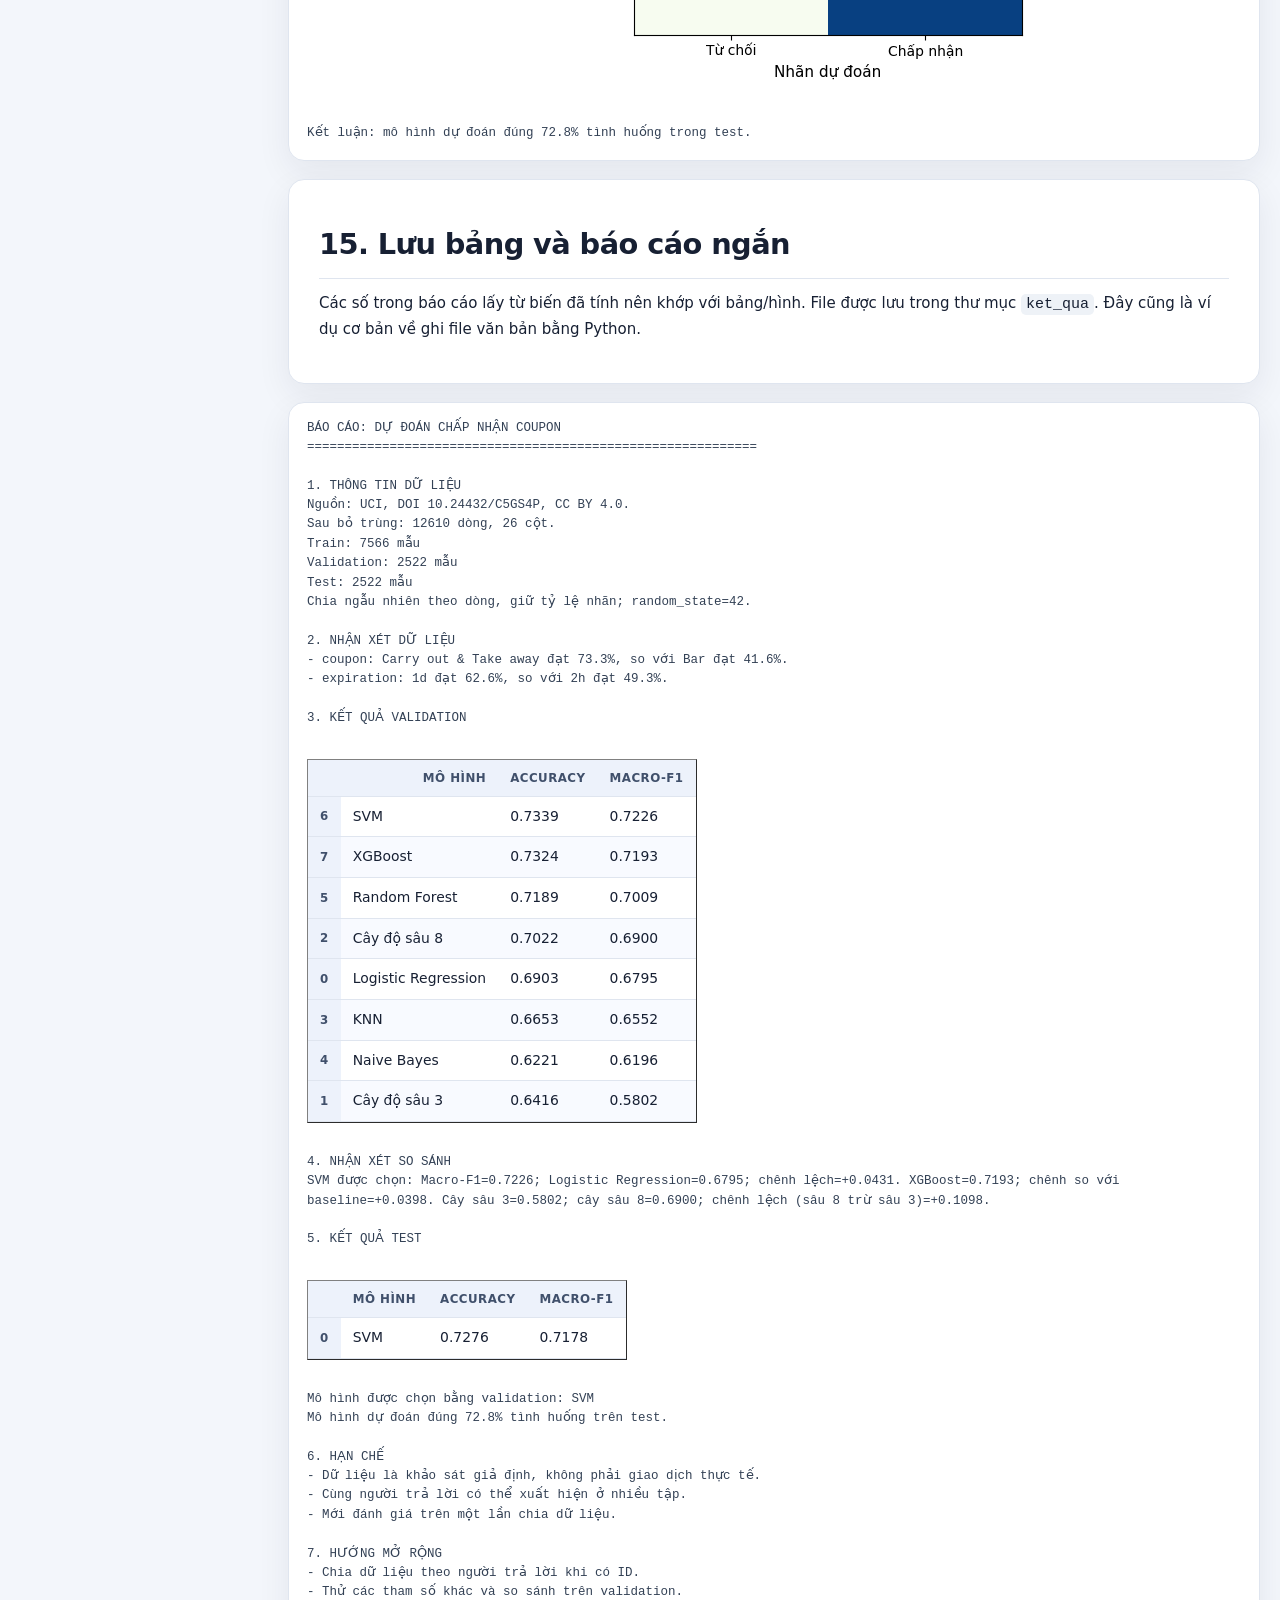
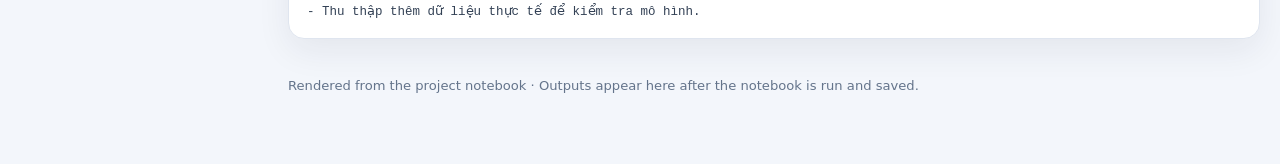
<file: docs/assignments/tabular/tabular-notebook.html>
<!doctype html><html lang="en"><head><meta charset="utf-8"><meta name="viewport" content="width=device-width, initial-scale=1"><meta name="description" content="Rendered notebook: Tabular Data Analysis"><title>Tabular Data Analysis | G5</title><style>
  :root{--ink:#172033;--muted:#64748b;--blue:#3157d5;--teal:#167a70;--line:#dfe5ef;--paper:#fff;--bg:#f3f6fb;--soft:#eef3ff;--shadow:0 12px 34px rgba(23,32,51,.07)}*{box-sizing:border-box}html{scroll-behavior:smooth;scroll-padding-top:88px}body{margin:0;background:var(--bg);color:var(--ink);font:15px/1.7 system-ui,-apple-system,"Segoe UI",sans-serif}.bar{position:sticky;top:0;z-index:20;background:#ffffffed;backdrop-filter:blur(14px);border-bottom:1px solid var(--line)}.bar>div{width:min(1440px,calc(100% - 40px));min-height:66px;margin:auto;display:flex;align-items:center;justify-content:space-between;gap:18px}.brand{color:var(--ink);font-weight:850;text-decoration:none}.bar-actions{display:flex;align-items:center;gap:10px}.bar a,.bar button{font:inherit;color:var(--blue);font-weight:750;text-decoration:none}.bar button,.bar .download{border:1px solid #ccd7ee;background:#fff;border-radius:10px;padding:8px 13px;cursor:pointer}.bar a:hover,.bar button:hover{background:var(--soft)}.page{width:min(1440px,calc(100% - 40px));margin:auto;display:grid;grid-template-columns:240px minmax(0,1fr);gap:28px;padding:28px 0 70px}.toc{position:sticky;top:92px;align-self:start;max-height:calc(100vh - 116px);overflow:auto;padding:16px 12px;background:#fff;border:1px solid var(--line);border-radius:16px;box-shadow:var(--shadow)}.toc-title{margin:0 10px 10px;color:var(--muted);font-size:.72rem;font-weight:850;letter-spacing:.1em;text-transform:uppercase}.toc a{display:block;padding:6px 10px;border-radius:8px;color:#40506b;font-size:.86rem;line-height:1.4;text-decoration:none}.toc a:hover{background:var(--soft);color:var(--blue)}.toc-level-1{font-weight:800}.toc-level-3{padding-left:22px!important;color:var(--muted)!important}.report{min-width:0}.markdown,.cell{margin:0 0 18px;background:var(--paper);border:1px solid var(--line);border-radius:16px;box-shadow:var(--shadow);overflow:hidden}.markdown{padding:clamp(18px,3vw,30px)}.markdown h1{font-size:clamp(2rem,4vw,3.3rem);line-height:1.12;letter-spacing:-.035em;margin:0 0 16px}.markdown h2{margin:10px 0 12px;padding-bottom:9px;border-bottom:1px solid var(--line);font-size:clamp(1.35rem,2.3vw,1.8rem);letter-spacing:-.02em}.markdown h3{margin:20px 0 8px;font-size:1.1rem}.markdown p{margin:10px 0}.markdown li{margin:5px 0}.markdown code{background:#eef2f7;padding:2px 5px;border-radius:5px}.cell{scroll-margin-top:84px}.input{display:grid;grid-template-columns:64px minmax(0,1fr);background:#f8faff;border-bottom:1px solid var(--line)}.input span{padding:16px 8px;color:var(--blue);font:12px ui-monospace,monospace;text-align:right}.input pre,.output{margin:0;padding:16px 18px;overflow:auto;font:12.5px/1.55 ui-monospace,SFMono-Regular,Consolas,monospace;tab-size:4}.input pre{max-height:440px}.input code{white-space:pre}.outputs{min-width:0}.outputs:empty{display:none}.output{white-space:pre-wrap;overflow-wrap:anywhere;color:#334155}.error{color:#a61b1b;background:#fff2f2}.plot{display:block;width:auto;max-width:min(100%,1100px);max-height:78vh;height:auto;object-fit:contain;margin:18px auto;padding:0 12px}.rich{max-width:100%;max-height:560px;overflow:auto;padding:14px 18px}.rich table{width:max-content;min-width:65%;max-width:100%;border-collapse:separate;border-spacing:0;font-size:.87rem}.rich th,.rich td{padding:8px 12px;border:0;border-bottom:1px solid var(--line);text-align:left;white-space:nowrap}.rich th{position:sticky;top:0;background:#edf2fb!important;color:#40506b;font-size:.74rem;letter-spacing:.04em;text-transform:uppercase;z-index:1}.rich tbody tr:nth-child(even){background:#f8faff}.insight{margin:14px 18px;padding:15px 18px;border:1px solid #b9e2da;border-left:5px solid var(--teal);border-radius:12px;background:linear-gradient(110deg,#effaf7,#f9fffd)}.insight span{display:block;margin-bottom:4px;color:var(--teal);font-size:.7rem;font-weight:900;letter-spacing:.1em;text-transform:uppercase}.insight p{margin:0;color:#194c47;font-size:.95rem;font-weight:650;line-height:1.55}.pending{display:grid;gap:3px;margin:14px 18px;padding:14px 16px;border-radius:11px;background:#fff8e8;border:1px solid #f0d9a4;color:#765516;font-size:.88rem}.pending strong{font-size:.9rem}.code-hidden .input{display:none}.code-hidden .cell:has(.outputs:not(:empty)) .outputs{border-top:0}.cell:has(.input):hover{border-color:#cbd7ec}footer{padding:18px 0;color:var(--muted);font-size:.82rem}.empty-output{display:none}@media(max-width:900px){.page{grid-template-columns:1fr;gap:14px;padding-top:16px}.toc{position:relative;top:auto;max-height:none;display:flex;gap:5px;overflow:auto;white-space:nowrap;padding:9px}.toc-title{display:none}.toc a{flex:0 0 auto}.toc-level-3{padding-left:10px!important}}@media(max-width:620px){.bar>div,.page{width:calc(100% - 20px)}.bar>div{min-height:58px}.brand{font-size:.9rem}.bar-actions{gap:6px}.bar button,.bar .download{padding:7px 9px;font-size:.8rem}.page{padding-bottom:38px}.input{grid-template-columns:42px minmax(0,1fr)}.input span{padding:14px 4px;font-size:10px}.input pre,.output{padding:13px;font-size:11px}.rich{padding:8px}.plot{max-height:none;padding:0 6px}.markdown{padding:18px}.insight{margin:12px;padding:12px}}
  </style></head><body class="code-hidden"><header class="bar"><div><a class="brand" href="./">← Assignment overview</a><nav class="bar-actions" aria-label="Notebook tools"><button id="code-toggle" type="button" aria-expanded="false">Show code</button><a class="download" href="../../../notebooks/tabular.ipynb">Open notebook</a></nav></div></header><div class="page"><nav class="toc" aria-label="Notebook contents"><p class="toc-title">On this page</p><a class="toc-level-1" href="#bai-tap-lon-0">Bài tập lớn</a><a class="toc-level-2" href="#1-import-thu-vien-1">1. Import thư viện</a><a class="toc-level-2" href="#2-oc-file-csv-2">2. Đọc file CSV</a><a class="toc-level-2" href="#3-xem-kieu-du-lieu-va-bo-dong-trung-3">3. Xem kiểu dữ liệu và bỏ dòng trùng</a><a class="toc-level-2" href="#4-chia-train-validation-test-4">4. Chia train, validation, test</a><a class="toc-level-2" href="#5-eda-missing-values-va-ty-le-lop-5">5. EDA: missing values và tỷ lệ lớp</a><a class="toc-level-2" href="#6-target-so-voi-hai-ac-trung-6">6. Target so với hai đặc trưng</a><a class="toc-level-2" href="#7-bo-cot-qua-thieu-hoac-khong-thay-oi-7">7. Bỏ cột quá thiếu hoặc không thay đổi</a><a class="toc-level-2" href="#8-ien-gia-tri-thieu-8">8. Điền giá trị thiếu</a><a class="toc-level-2" href="#9-kiem-tra-outlier-9">9. Kiểm tra outlier</a><a class="toc-level-2" href="#10-encoding-oi-cot-chu-thanh-so-10">10. Encoding: đổi cột chữ thành số</a><a class="toc-level-2" href="#11-scaling-chuan-hoa-cac-cot-so-11">11. Scaling: chuẩn hóa các cột số</a><a class="toc-level-2" href="#12-huan-luyen-va-so-sanh-8-cau-hinh-mo-hinh-12">12. Huấn luyện và so sánh 8 cấu hình mô hình</a><a class="toc-level-2" href="#13-bieu-o-so-sanh-va-nhan-xet-tu-ong-13">13. Biểu đồ so sánh và nhận xét tự động</a><a class="toc-level-2" href="#14-anh-gia-mo-hinh-a-chon-tren-test-14">14. Đánh giá mô hình đã chọn trên test</a><a class="toc-level-2" href="#15-luu-bang-va-bao-cao-ngan-15">15. Lưu bảng và báo cáo ngắn</a></nav><main class="report"><section class="markdown"><h1 id="bai-tap-lon-0">Bài tập lớn</h1><p>Họ tên: Nguyễn Minh Lộc — MSSV: 2570756</p><p>Họ tên: Nguyễn Văn Hậu — MSSV: 2570750</p><p><strong>Mục tiêu:</strong> Dùng thông tin một tình huống để dự đoán người được hỏi có chấp nhận coupon không. <code>Y=1</code>: có; <code>Y=0</code>: không.</p><p><strong>Dữ liệu:</strong> In-Vehicle Coupon Recommendation, UCI; 12.684 dòng, 25 đặc trưng + 1 nhãn. Có missing tự nhiên, cột chữ và cột số. Nguồn: https://archive.ics.uci.edu/dataset/603/in+vehicle+coupon+recommendation — DOI 10.24432/C5GS4P, CC BY 4.0. Đây là dữ liệu khảo sát, không phải giao dịch thực tế.</p><p><strong>Cách chạy Colab:</strong> upload notebook và file <code>in-vehicle-coupon-recommendation.csv</code> vào Colab, rồi chọn <strong>Runtime → Run all</strong>. Nếu chưa upload CSV, ô đọc dữ liệu sẽ tải tự động từ UCI. Không cần GPU.</p></section>
<section class="markdown"><h2 id="1-import-thu-vien-1">1. Import thư viện</h2><p>Pandas xử lý bảng; Matplotlib vẽ hình; Scikit-learn có sẵn các thuật toán học máy. Không cần tự lập trình công thức huấn luyện.</p></section>
<section class="cell"><div class="input"><span>In [49]</span><pre><code>import os
import zipfile
import urllib.request
import pandas as pd
import matplotlib.pyplot as plt
from sklearn.model_selection import train_test_split
from sklearn.preprocessing import StandardScaler
from sklearn.linear_model import LogisticRegression
from sklearn.tree import DecisionTreeClassifier
from sklearn.metrics import accuracy_score, f1_score, ConfusionMatrixDisplay

os.makedirs('ket_qua', exist_ok=True)</code></pre></div><div class="outputs"></div></section>
<section class="markdown"><h2 id="2-oc-file-csv-2">2. Đọc file CSV</h2><p><code>shape[0]</code> là số dòng; <code>shape[1]</code> là số cột. Khối <code>if</code> chỉ tải dữ liệu nếu chưa có file, có thể đọc sau khi đã hiểu <code>pd.read_csv</code>.</p></section>
<section class="cell"><div class="input"><span>In [50]</span><pre><code>ten_file = 'in-vehicle-coupon-recommendation.csv'
if not os.path.exists(ten_file):
    url = 'https://archive.ics.uci.edu/static/public/603/in+vehicle+coupon+recommendation.zip'
    urllib.request.urlretrieve(url, 'du_lieu.zip')
    with zipfile.ZipFile('du_lieu.zip') as tep_zip:
        tep_zip.extract(ten_file, '.')

df = pd.read_csv(ten_file)
print('Số dòng:', df.shape[0])
print('Số cột:', df.shape[1])
print('Số ô thiếu:', df.isna().sum().sum())
print(df.head().to_string())
</code></pre></div><div class="outputs"><pre class="output">Số dòng: 12684
Số cột: 26
Số ô thiếu: 13370
       destination  passanger weather  temperature  time                 coupon expiration  gender age      maritalStatus  has_children                 education  occupation           income  car    Bar CoffeeHouse CarryAway RestaurantLessThan20 Restaurant20To50  toCoupon_GEQ5min  toCoupon_GEQ15min  toCoupon_GEQ25min  direction_same  direction_opp  Y
0  No Urgent Place      Alone   Sunny           55   2PM        Restaurant(&lt;20)         1d  Female  21  Unmarried partner             1  Some college - no degree  Unemployed  $37500 - $49999  NaN  never       never       NaN                  4~8              1~3                 1                  0                  0               0              1  1
1  No Urgent Place  Friend(s)   Sunny           80  10AM           Coffee House         2h  Female  21  Unmarried partner             1  Some college - no degree  Unemployed  $37500 - $49999  NaN  never       never       NaN                  4~8              1~3                 1                  0                  0               0              1  0
2  No Urgent Place  Friend(s)   Sunny           80  10AM  Carry out &amp; Take away         2h  Female  21  Unmarried partner             1  Some college - no degree  Unemployed  $37500 - $49999  NaN  never       never       NaN                  4~8              1~3                 1                  1                  0               0              1  1
3  No Urgent Place  Friend(s)   Sunny           80   2PM           Coffee House         2h  Female  21  Unmarried partner             1  Some college - no degree  Unemployed  $37500 - $49999  NaN  never       never       NaN                  4~8              1~3                 1                  1                  0               0              1  0
4  No Urgent Place  Friend(s)   Sunny           80   2PM           Coffee House         1d  Female  21  Unmarried partner             1  Some college - no degree  Unemployed  $37500 - $49999  NaN  never       never       NaN                  4~8              1~3                 1                  1                  0               0              1  0</pre></div></section>
<section class="markdown"><h2 id="3-xem-kieu-du-lieu-va-bo-dong-trung-3">3. Xem kiểu dữ liệu và bỏ dòng trùng</h2><p><code>object</code> thường là chữ, <code>int64</code> là số nguyên. <code>age</code> và <code>income</code> chứa các khoảng như <code>50plus</code>, nên giữ là biến phân loại. Chỉ bỏ dòng trùng hoàn toàn, chưa xóa các dòng có missing.</p></section>
<section class="cell"><div class="input"><span>In [51]</span><pre><code>print(df.dtypes)
print('Số dòng trùng:', df.duplicated().sum())
df = df.drop_duplicates().reset_index(drop=True)
print('Số dòng còn lại:', len(df))
</code></pre></div><div class="outputs"><pre class="output">destination             object
passanger               object
weather                 object
temperature              int64
time                    object
coupon                  object
expiration              object
gender                  object
age                     object
maritalStatus           object
has_children             int64
education               object
occupation              object
income                  object
car                     object
Bar                     object
CoffeeHouse             object
CarryAway               object
RestaurantLessThan20    object
Restaurant20To50        object
toCoupon_GEQ5min         int64
toCoupon_GEQ15min        int64
toCoupon_GEQ25min        int64
direction_same           int64
direction_opp            int64
Y                        int64
dtype: object
Số dòng trùng: 74
Số dòng còn lại: 12610</pre></div></section>
<section class="markdown"><h2 id="4-chia-train-validation-test-4">4. Chia train, validation, test</h2><ul><li><strong>Train 60%:</strong> học cách xử lý dữ liệu và huấn luyện mô hình.</li><li><strong>Validation 20%:</strong> so sánh, chọn mô hình.</li><li><strong>Test 20%:</strong> đánh giá cuối, không dùng để chọn lại mô hình.</li></ul><p>Tách 20% test trước; 25% của 80% còn lại là 20% toàn bộ dữ liệu. <code>random_state=42</code> giúp lặp lại cách chia; <code>stratify=y</code> giữ tỷ lệ lớp gần giống nhau.</p><p><strong>Giới hạn của bản cơ bản:</strong> chia ngẫu nhiên theo dòng dễ học, nhưng cùng người trả lời có thể xuất hiện ở nhiều tập qua các tình huống khác nhau. CSV không có ID người trả lời. Điểm số có thể lạc quan và không so sánh trực tiếp với bản trước chia theo nhóm hồ sơ. Không khẳng định khả năng dự đoán cho người hoàn toàn mới.</p></section>
<section class="cell"><div class="input"><span>In [52]</span><pre><code>X = df.drop(columns=['Y'])  # Đặc trưng đầu vào
y = df['Y']                 # Nhãn cần dự đoán

X_tam, X_test, y_tam, y_test = train_test_split(
    X, y, test_size=0.2, random_state=42, stratify=y)
X_train, X_val, y_train, y_val = train_test_split(
    X_tam, y_tam, test_size=0.25, random_state=42, stratify=y_tam)

# copy() để chỉnh sửa từng tập riêng
X_train = X_train.copy()
X_val = X_val.copy()
X_test = X_test.copy()
print('Train:', len(X_train))
print('Validation:', len(X_val))
print('Test:', len(X_test))
</code></pre></div><div class="outputs"><pre class="output">Train: 7566
Validation: 2522
Test: 2522</pre></div></section>
<section class="markdown"><h2 id="5-eda-missing-values-va-ty-le-lop-5">5. EDA: missing values và tỷ lệ lớp</h2><p>Phân tích chi tiết trên train để chưa sử dụng thông tin test. <code>.isna().sum()</code> đếm số ô thiếu từng cột; <code>.value_counts()</code> đếm từng nhãn.</p></section>
<section class="cell"><div class="input"><span>In [53]</span><pre><code># 1. Biểu đồ missing values
so_o_thieu = X_train.isna().sum()
cot_thieu = so_o_thieu[so_o_thieu &gt; 0]

print(cot_thieu)

mau_missing = [
    '#5B8FF9', '#61DDAA', '#F6BD16',
    '#F6903D', '#9661BC', '#E8684A'
]

ax = cot_thieu.plot.bar(
    figsize=(9, 4),
    color=mau_missing,
    edgecolor='white'
)

# Hiển thị số lượng trên từng cột
for nhom_cot in ax.containers:
    ax.bar_label(nhom_cot, padding=3)

plt.title('Số ô thiếu trên train', fontsize=14, fontweight='bold')
plt.xlabel('Tên cột')
plt.ylabel('Số ô thiếu')
plt.xticks(rotation=35, ha='right')
plt.ylim(0, cot_thieu.max() * 1.15)
plt.grid(axis='y', linestyle='--', alpha=0.25)
ax.set_axisbelow(True)

plt.tight_layout()
plt.savefig('ket_qua/01_missing.png', dpi=150)
plt.show()


# 2. Biểu đồ số lượng từng nhãn
print('Tỷ lệ từng nhãn:')
print(y_train.value_counts(normalize=True).round(3))

so_luong_nhan = y_train.value_counts().sort_index()

ax = so_luong_nhan.plot.bar(
    figsize=(7, 4),
    color=['#F6903D', '#36B7A0'],
    edgecolor='white'
)

for nhom_cot in ax.containers:
    ax.bar_label(nhom_cot, padding=3)

plt.title('Phân bố nhãn trên train', fontsize=14, fontweight='bold')
plt.xlabel('Kết quả')
plt.ylabel('Số mẫu')
plt.xticks(
    ticks=[0, 1],
    labels=['Từ chối (0)', 'Chấp nhận (1)'],
    rotation=0
)
plt.ylim(0, so_luong_nhan.max() * 1.15)
plt.grid(axis='y', linestyle='--', alpha=0.25)
ax.set_axisbelow(True)

plt.tight_layout()
plt.savefig('ket_qua/02_nhan.png', dpi=150)
plt.show()

print(
    f'Nhận xét: tỷ lệ chấp nhận trên train là '
    f'{y_train.mean():.1%}; hai lớp chỉ lệch nhẹ.'
)</code></pre></div><div class="outputs"><pre class="output">car                     7502
Bar                       62
CoffeeHouse              113
CarryAway                 90
RestaurantLessThan20      89
Restaurant20To50         103
dtype: int64</pre><img class="plot" src="[data-uri]" alt="Notebook chart"><pre class="output">Tỷ lệ từng nhãn:
Y
1    0.568
0    0.432
Name: proportion, dtype: float64</pre><img class="plot" src="[data-uri]" alt="Notebook chart"><pre class="output">Nhận xét: tỷ lệ chấp nhận trên train là 56.8%; hai lớp chỉ lệch nhẹ.</pre></div></section>
<section class="markdown"><h2 id="6-target-so-voi-hai-ac-trung-6">6. Target so với hai đặc trưng</h2><p>Vì Y chỉ nhận 0 hoặc 1, trung bình Y chính là tỷ lệ chấp nhận. Ví dụ <code>[1, 0, 1, 1]</code> có trung bình 0,75, tức 75% chấp nhận.</p><p><strong>Câu hỏi:</strong> loại coupon và thời hạn nào có tỷ lệ chấp nhận cao hơn? Vòng <code>for</code> vẽ cùng kiểu hình cho hai cột; có bảng số mẫu, tỷ lệ và kết luận ngay dưới hình.</p></section>
<section class="cell"><div class="input"><span>In [54]</span><pre><code>train = X_train.copy()
train['Y'] = y_train
nhan_xet_eda = []

mau_sac = ['#5B8FF9', '#61DDAA', '#F6BD16', '#F6903D', '#9661BC']

for cot in ['coupon', 'expiration']:
    bang = train.groupby(cot)['Y'].agg(['mean', 'count'])
    bang = bang.sort_values('mean')
    print(bang.round(3))

    ax = bang['mean'].plot.barh(
        figsize=(9, 4),
        color=mau_sac,
        edgecolor='white'
    )

    # Ghi tỷ lệ và số mẫu bên cạnh mỗi thanh
    for i in range(len(bang)):
        ty_le = bang['mean'].iloc[i]
        so_mau = bang['count'].iloc[i]

        ax.text(
            ty_le + 0.02,
            i,
            f'{ty_le:.1%} (n={so_mau})',
            va='center',
            fontsize=10
        )

    plt.title(
        'Tỷ lệ chấp nhận theo ' + cot,
        fontsize=14,
        fontweight='bold'
    )
    plt.xlabel('Tỷ lệ chấp nhận')
    plt.ylabel('')

    # Hiển thị trục ngang theo phần trăm
    plt.xticks(
        [0, 0.2, 0.4, 0.6, 0.8, 1],
        ['0%', '20%', '40%', '60%', '80%', '100%']
    )
    plt.xlim(0, 1.15)

    plt.grid(axis='x', linestyle='--', alpha=0.25)
    ax.set_axisbelow(True)
    ax.spines['top'].set_visible(False)
    ax.spines['right'].set_visible(False)

    plt.tight_layout()
    plt.savefig('ket_qua/03_' + cot + '.png', dpi=150)
    plt.show()

    nhan_xet = (
        f&quot;{cot}: {bang.index[-1]} đạt {bang['mean'].iloc[-1]:.1%}, &quot;
        f&quot;so với {bang.index[0]} đạt {bang['mean'].iloc[0]:.1%}.&quot;
    )
    print('Kết luận:', nhan_xet)
    nhan_xet_eda.append(nhan_xet)</code></pre></div><div class="outputs"><pre class="output">mean  count
coupon                             
Bar                    0.416   1182
Restaurant(20-50)      0.456    924
Coffee House           0.500   2428
Restaurant(&lt;20)        0.700   1656
Carry out &amp; Take away  0.733   1376</pre><img class="plot" src="[data-uri]" alt="Notebook chart"><pre class="output">Kết luận: coupon: Carry out &amp; Take away đạt 73.3%, so với Bar đạt 41.6%.
             mean  count
expiration              
2h          0.493   3320
1d          0.626   4246</pre><img class="plot" src="[data-uri]" alt="Notebook chart"><pre class="output">Kết luận: expiration: 1d đạt 62.6%, so với 2h đạt 49.3%.</pre></div></section>
<section class="markdown"><h2 id="7-bo-cot-qua-thieu-hoac-khong-thay-oi-7">7. Bỏ cột quá thiếu hoặc không thay đổi</h2><p>Dùng vòng lặp đơn giản: nếu cột thiếu trên 95% hoặc chỉ có một giá trị trên train thì bỏ cột đó ở cả ba tập. Không học quyết định bỏ cột từ validation/test.</p></section>
<section class="cell"><div class="input"><span>In [55]</span><pre><code>cot_bo = []
for cot in X_train.columns:
    ty_le_thieu = X_train[cot].isna().mean()
    so_gia_tri = X_train[cot].nunique()
    if ty_le_thieu &gt; 0.95 or so_gia_tri &lt;= 1:
        cot_bo.append(cot)

print('Các cột bỏ:', cot_bo)
X_train = X_train.drop(columns=cot_bo)
X_val = X_val.drop(columns=cot_bo)
X_test = X_test.drop(columns=cot_bo)
</code></pre></div><div class="outputs"><pre class="output">Các cột bỏ: ['car', 'toCoupon_GEQ5min']</pre></div></section>
<section class="markdown"><h2 id="8-ien-gia-tri-thieu-8">8. Điền giá trị thiếu</h2><ul><li>Cột số: điền <strong>trung vị (median)</strong> của train.</li><li>Cột chữ: điền <strong>giá trị xuất hiện nhiều nhất (mode)</strong> của train.</li></ul><p><code>mode()</code> trả về danh sách các giá trị phổ biến; <code>[0]</code> lấy giá trị đầu tiên. Validation/test dùng cùng giá trị điền học từ train để tránh rò rỉ dữ liệu.</p></section>
<section class="cell"><div class="input"><span>In [56]</span><pre><code>cot_so = X_train.select_dtypes(include='number').columns.tolist()
cot_chu = X_train.select_dtypes(include='object').columns.tolist()

for cot in cot_so:
    gia_tri_dien = X_train[cot].median()
    X_train[cot] = X_train[cot].fillna(gia_tri_dien)
    X_val[cot] = X_val[cot].fillna(gia_tri_dien)
    X_test[cot] = X_test[cot].fillna(gia_tri_dien)

for cot in cot_chu:
    gia_tri_dien = X_train[cot].mode()[0]
    X_train[cot] = X_train[cot].fillna(gia_tri_dien)
    X_val[cot] = X_val[cot].fillna(gia_tri_dien)
    X_test[cot] = X_test[cot].fillna(gia_tri_dien)

print('Missing còn lại:', X_train.isna().sum().sum(),
      X_val.isna().sum().sum(), X_test.isna().sum().sum())
</code></pre></div><div class="outputs"><pre class="output">Missing còn lại: 0 0 0</pre></div></section>
<section class="markdown"><h2 id="9-kiem-tra-outlier-9">9. Kiểm tra outlier</h2><p>Chỉ kiểm tra <code>temperature</code>: các cột số còn lại chủ yếu là 0/1, không phù hợp để xóa outlier theo IQR.</p><p>Q1 và Q3 là mốc 25% và 75%; IQR = Q3 − Q1. Ngoài khoảng <code>[Q1 − 1,5×IQR; Q3 + 1,5×IQR]</code> được gắn cờ để xem xét. Nhiệt độ chỉ có vài mức khảo sát hợp lệ, nên không xóa máy móc.</p></section>
<section class="cell"><div class="input"><span>In [57]</span><pre><code>print(X_train['temperature'].describe())
q1 = X_train['temperature'].quantile(0.25)
q3 = X_train['temperature'].quantile(0.75)
iqr = q3 - q1
can_duoi = q1 - 1.5 * iqr
can_tren = q3 + 1.5 * iqr
outlier = (X_train['temperature'] &lt; can_duoi) | (X_train['temperature'] &gt; can_tren)
print('Số mẫu ngoài ngưỡng IQR:', outlier.sum())
print('Các mức nhiệt độ:', sorted(X_train['temperature'].unique()))
print('Quyết định: giữ các mức nhiệt độ hợp lệ của khảo sát.')
</code></pre></div><div class="outputs"><pre class="output">count    7566.000000
mean       63.333333
std        19.103618
min        30.000000
25%        55.000000
50%        80.000000
75%        80.000000
max        80.000000
Name: temperature, dtype: float64
Số mẫu ngoài ngưỡng IQR: 0
Các mức nhiệt độ: [np.int64(30), np.int64(55), np.int64(80)]
Quyết định: giữ các mức nhiệt độ hợp lệ của khảo sát.</pre></div></section>
<section class="markdown"><h2 id="10-encoding-oi-cot-chu-thanh-so-10">10. Encoding: đổi cột chữ thành số</h2><p><code>pd.get_dummies()</code> tạo cột 0/1. Ví dụ <code>weather=Sunny</code> tạo cột <code>weather_Sunny</code>.</p><p>Các tập có thể gặp nhóm khác nhau, nên dùng <code>reindex()</code> để validation/test có đúng các cột của train. Nhóm chưa gặp ở train được biểu diễn bằng các cột của biến đó đều bằng 0.</p></section>
<section class="cell"><div class="input"><span>In [58]</span><pre><code>X_train_ma = pd.get_dummies(X_train, columns=cot_chu, dtype=int)
X_val_ma = pd.get_dummies(X_val, columns=cot_chu, dtype=int)
X_test_ma = pd.get_dummies(X_test, columns=cot_chu, dtype=int)

X_val_ma = X_val_ma.reindex(columns=X_train_ma.columns, fill_value=0)
X_test_ma = X_test_ma.reindex(columns=X_train_ma.columns, fill_value=0)
print('Số cột sau encoding:', X_train_ma.shape[1])
print(X_train_ma.head().to_string())
</code></pre></div><div class="outputs"><pre class="output">Số cột sau encoding: 108
      temperature  has_children  toCoupon_GEQ15min  toCoupon_GEQ25min  direction_same  direction_opp  destination_Home  destination_No Urgent Place  destination_Work  passanger_Alone  passanger_Friend(s)  passanger_Kid(s)  passanger_Partner  weather_Rainy  weather_Snowy  weather_Sunny  time_10AM  time_10PM  time_2PM  time_6PM  time_7AM  coupon_Bar  coupon_Carry out &amp; Take away  coupon_Coffee House  coupon_Restaurant(20-50)  coupon_Restaurant(&lt;20)  expiration_1d  expiration_2h  gender_Female  gender_Male  age_21  age_26  age_31  age_36  age_41  age_46  age_50plus  age_below21  maritalStatus_Divorced  maritalStatus_Married partner  maritalStatus_Single  maritalStatus_Unmarried partner  maritalStatus_Widowed  education_Associates degree  education_Bachelors degree  education_Graduate degree (Masters or Doctorate)  education_High School Graduate  education_Some High School  education_Some college - no degree  occupation_Architecture &amp; Engineering  occupation_Arts Design Entertainment Sports &amp; Media  occupation_Building &amp; Grounds Cleaning &amp; Maintenance  occupation_Business &amp; Financial  occupation_Community &amp; Social Services  occupation_Computer &amp; Mathematical  occupation_Construction &amp; Extraction  occupation_Education&amp;Training&amp;Library  occupation_Farming Fishing &amp; Forestry  occupation_Food Preparation &amp; Serving Related  occupation_Healthcare Practitioners &amp; Technical  occupation_Healthcare Support  occupation_Installation Maintenance &amp; Repair  occupation_Legal  occupation_Life Physical Social Science  occupation_Management  occupation_Office &amp; Administrative Support  occupation_Personal Care &amp; Service  occupation_Production Occupations  occupation_Protective Service  occupation_Retired  occupation_Sales &amp; Related  occupation_Student  occupation_Transportation &amp; Material Moving  occupation_Unemployed  income_$100000 or More  income_$12500 - $24999  income_$25000 - $37499  income_$37500 - $49999  income_$50000 - $62499  income_$62500 - $74999  income_$75000 - $87499  income_$87500 - $99999  income_Less than $12500  Bar_1~3  Bar_4~8  Bar_gt8  Bar_less1  Bar_never  CoffeeHouse_1~3  CoffeeHouse_4~8  CoffeeHouse_gt8  CoffeeHouse_less1  CoffeeHouse_never  CarryAway_1~3  CarryAway_4~8  CarryAway_gt8  CarryAway_less1  CarryAway_never  RestaurantLessThan20_1~3  RestaurantLessThan20_4~8  RestaurantLessThan20_gt8  RestaurantLessThan20_less1  RestaurantLessThan20_never  Restaurant20To50_1~3  Restaurant20To50_4~8  Restaurant20To50_gt8  Restaurant20To50_less1  Restaurant20To50_never
7523           30             0                  1                  0               0              1                 0                            1                 0                0                    1                 0                  0              0              1              0          1          0         0         0         0           0                             1                    0                         0                       0              1              0              1            0       0       0       0       0       0       0           0            1                       0                              0                     1                                0                      0                            0                           0                                                 0                               0                           0                                   1                                      0                                                    0                                                     0                                0                                       0                                   0                                     0                                      0                                      0                                              0                                                0                              1                                             0                 0                                        0                      0                                           0                                   0                                  0                              0                   0                           0                   0                                            0                      0                       0                       0                       0                       0                       0                       0                       0                       0                        1        0        0        0          0          1                1                0                0                  0                  0              0              0              0                1                0                         0                         1                         0                           0                           0                     0                     0                     0                       1                       0
2038           80             1                  1                  0               0              1                 0                            1                 0                0                    0                 1                  0              0              0              1          1          0         0         0         0           1                             0                    0                         0                       0              1              0              1            0       0       1       0       0       0       0           0            0                       0                              1                     0                                0                      0                            0                           0                                                 0                               0                           0                                   1                                      0                                                    0                                                     0                                0                                       0                                   0                                     0                                      0                                      0                                              0                                                0                              0                                             0                 0                                        0                      1                                           0                                   0                                  0                              0                   0                           0                   0                                            0                      0                       0                       0                       1                       0                       0                       0                       0                       0                        0        0        0        0          1          0                1                0                0                  0                  0              1              0              0                0                0                         0                         1                         0                           0                           0                     1                     0                     0                       0                       0
5123           80             0                  1                  0               1              0                 0                            0                 1                1                    0                 0                  0              0              0              1          0          0         0         0         1           0                             0                    1                         0                       0              0              1              0            1       1       0       0       0       0       0           0            0                       0                              0                     1                                0                      0                            0                           1                                                 0                               0                           0                                   0                                      0                                                    0                                                     0                                0                                       0                                   0                                     0                                      0                                      0                                              0                                                0                              0                                             0                 0                                        0                      0                                           0                                   0                                  0                              0                   0                           0                   1                                            0                      0                       0                       0                       0                       0                       1                       0                       0                       0                        0        0        0        0          1          0                0                0                0                  0                  1              0              1              0                0                0                         0                         0                         0                           1                           0                     0                     0                     0                       0                       1
4349           80             0                  1                  0               0              1                 0                            1                 0                0                    0                 0                  1              0              0              1          1          0         0         0         0           0                             0                    1                         0                       0              1              0              1            0       0       0       0       0       0       0           0            1                       0                              0                     1                                0                      0                            0                           0                                                 0                               1                           0                                   0                                      0                                                    0                                                     0                                0                                       0                                   0                                     0                                      0                                      0                                              0                                                0                              0                                             0                 0                                        0                      0                                           0                                   0                                  0                              0                   0                           0                   0                                            0                      1                       0                       0                       0                       0                       0                       0                       0                       0                        1        0        0        0          0          1                0                0                0                  0                  1              0              1              0                0                0                         0                         1                         0                           0                           0                     0                     0                     0                       0                       1
9722           80             0                  1                  0               0              1                 0                            1                 0                0                    1                 0                  0              0              0              1          0          1         0         0         0           0                             0                    1                         0                       0              1              0              0            1       0       0       0       0       0       1           0            0                       0                              1                     0                                0                      0                            0                           0                                                 0                               0                           0                                   1                                      0                                                    0                                                     0                                0                                       0                                   0                                     0                                      0                                      0                                              0                                                0                              0                                             0                 0                                        0                      0                                           0                                   0                                  0                              0                   0                           0                   0                                            0                      1                       0                       1                       0                       0                       0                       0                       0                       0                        0        0        0        0          0          1                0                0                0                  1                  0              0              1              0                0                0                         1                         0                         0                           0                           0                     0                     0                     0                       1                       0</pre></div></section>
<section class="markdown"><h2 id="11-scaling-chuan-hoa-cac-cot-so-11">11. Scaling: chuẩn hóa các cột số</h2><p>StandardScaler tính <code>(x − trung bình train) / độ lệch chuẩn train</code>. <strong>fit_transform</strong> vừa học vừa biến đổi train; <strong>transform</strong> chỉ áp dụng cho validation/test. Các cột one-hot giữ nguyên 0/1.</p><p>Lưu nhiệt độ trước scaling để vẽ đối chiếu.</p></section>
<section class="cell"><div class="input"><span>In [59]</span><pre><code>nhiet_do_truoc = X_train_ma['temperature'].copy()

scaler = StandardScaler()
X_train_ma[cot_so] = scaler.fit_transform(X_train_ma[cot_so])
X_val_ma[cot_so] = scaler.transform(X_val_ma[cot_so])
X_test_ma[cot_so] = scaler.transform(X_test_ma[cot_so])

plt.figure(figsize=(11, 4))

# 1. Trước scaling
plt.subplot(1, 2, 1)
plt.hist(
    nhiet_do_truoc,
    bins=10,
    color='#5B8FF9',
    edgecolor='white',
    alpha=0.9
)
plt.axvline(
    nhiet_do_truoc.mean(),
    color='#D94F4F',
    linestyle='--',
    linewidth=2,
    label=f'Trung bình: {nhiet_do_truoc.mean():.2f}'
)
plt.title('Nhiệt độ trước scaling', fontweight='bold')
plt.xlabel('Nhiệt độ gốc')
plt.ylabel('Số mẫu')
plt.grid(axis='y', linestyle='--', alpha=0.25)
plt.gca().set_axisbelow(True)
plt.legend()

# 2. Sau scaling
plt.subplot(1, 2, 2)
plt.hist(
    X_train_ma['temperature'],
    bins=10,
    color='#F6903D',
    edgecolor='white',
    alpha=0.9
)
plt.axvline(
    X_train_ma['temperature'].mean(),
    color='#238B73',
    linestyle='--',
    linewidth=2,
    label='Trung bình ≈ 0'
)
plt.title('Nhiệt độ sau scaling', fontweight='bold')
plt.xlabel('Giá trị chuẩn hóa')
plt.ylabel('Số mẫu')
plt.grid(axis='y', linestyle='--', alpha=0.25)
plt.gca().set_axisbelow(True)
plt.legend()

plt.tight_layout()
plt.savefig('ket_qua/04_scaling.png', dpi=150)
plt.show()

print(
    f&quot;Trung bình: {nhiet_do_truoc.mean():.2f} &quot;
    f&quot;→ {X_train_ma['temperature'].mean():.2f}&quot;
)
print(
    'Kết luận: scaling đưa dữ liệu về thang đo có trung bình '
    'xấp xỉ 0; số mẫu và dạng phân phối không thay đổi.'
)</code></pre></div><div class="outputs"><img class="plot" src="[data-uri]" alt="Notebook chart"><pre class="output">Trung bình: 63.33 → -0.00
Kết luận: scaling đưa dữ liệu về thang đo có trung bình xấp xỉ 0; số mẫu và dạng phân phối không thay đổi.</pre></div></section>
<section class="markdown"><h2 id="12-huan-luyen-va-so-sanh-8-cau-hinh-mo-hinh-12">12. Huấn luyện và so sánh 8 cấu hình mô hình</h2><p>So sánh Logistic Regression, cây sâu 3, cây sâu 8, KNN, Naive Bayes, Random Forest, SVM và XGBoost.</p><ul><li><strong>KNN:</strong> dự đoán dựa trên 5 mẫu gần nhất.</li><li><strong>Naive Bayes:</strong> dự đoán bằng xác suất; dùng GaussianNB như một baseline đơn giản.</li><li><strong>Random Forest:</strong> kết hợp nhiều cây quyết định.</li><li><strong>SVM:</strong> tìm ranh giới phân chia hai lớp.</li><li><strong>XGBoost:</strong> xây cây lần lượt để cải thiện sai số của các cây trước.</li></ul><p>Dòng <code>%pip</code> cài XGBoost trong môi trường notebook; cần internet nếu chưa có thư viện. SVM có thể chạy lâu hơn.</p><p>Cùng dữ liệu train và validation cho mọi mô hình. Chọn Macro-F1 validation cao nhất; chưa dùng test. Các cấu hình là ví dụ cơ bản, chưa tối ưu tham số. Tên cột có ký tự <code>&lt;</code>, <code>[</code> hoặc <code>]</code> được đổi đồng nhất ở ba tập để XGBoost đọc được; giá trị dữ liệu không đổi.</p></section>
<section class="cell"><div class="input"><span>In [60]</span><pre><code># Cài thư viện XGBoost cho Colab / Jupyter
%pip install -q xgboost

from sklearn.neighbors import KNeighborsClassifier
from sklearn.naive_bayes import GaussianNB
from sklearn.ensemble import RandomForestClassifier
from sklearn.svm import SVC
from xgboost import XGBClassifier

# Đổi ký tự đặc biệt trong tên cột để tương thích với XGBoost
for bang in [X_train_ma, X_val_ma, X_test_ma]:
    bang.columns = bang.columns.str.replace('&lt;', 'lt', regex=False)
    bang.columns = bang.columns.str.replace('[', '(', regex=False)
    bang.columns = bang.columns.str.replace(']', ')', regex=False)

mo_hinh = {
    'Logistic Regression': LogisticRegression(max_iter=1000),
    'Cây độ sâu 3': DecisionTreeClassifier(max_depth=3, random_state=42),
    'Cây độ sâu 8': DecisionTreeClassifier(max_depth=8, random_state=42),
    'KNN': KNeighborsClassifier(n_neighbors=5),
    'Naive Bayes': GaussianNB(),
    'Random Forest': RandomForestClassifier(
        n_estimators=100, max_depth=10, random_state=42, n_jobs=2),
    'SVM': SVC(kernel='rbf'),
    'XGBoost': XGBClassifier(
        n_estimators=100, max_depth=3, learning_rate=0.1,
        eval_metric='logloss', random_state=42, n_jobs=2)
}

ket_qua = []
for ten in mo_hinh:
    print('Đang huấn luyện:', ten)
    model = mo_hinh[ten]
    model.fit(X_train_ma, y_train)
    du_doan = model.predict(X_val_ma)
    accuracy = accuracy_score(y_val, du_doan)
    f1 = f1_score(y_val, du_doan, average='macro')
    ket_qua.append([ten, accuracy, f1])

bang_val = pd.DataFrame(ket_qua, columns=['Mô hình', 'Accuracy', 'Macro-F1'])
bang_val = bang_val.sort_values('Macro-F1', ascending=False)
print(bang_val.round(4).to_string(index=False))

dong_tot_nhat = bang_val['Macro-F1'].idxmax()
ten_tot_nhat = bang_val.loc[dong_tot_nhat, 'Mô hình']
print('Mô hình được chọn:', ten_tot_nhat)
</code></pre></div><div class="outputs"><pre class="output">Đang huấn luyện: Logistic Regression
Đang huấn luyện: Cây độ sâu 3
Đang huấn luyện: Cây độ sâu 8
Đang huấn luyện: KNN
Đang huấn luyện: Naive Bayes
Đang huấn luyện: Random Forest
Đang huấn luyện: SVM
Đang huấn luyện: XGBoost
            Mô hình  Accuracy  Macro-F1
                SVM    0.7339    0.7226
            XGBoost    0.7324    0.7193
      Random Forest    0.7189    0.7009
       Cây độ sâu 8    0.7022    0.6900
Logistic Regression    0.6903    0.6795
                KNN    0.6653    0.6552
        Naive Bayes    0.6221    0.6196
       Cây độ sâu 3    0.6416    0.5802
Mô hình được chọn: SVM</pre></div></section>
<section class="markdown"><h2 id="13-bieu-o-so-sanh-va-nhan-xet-tu-ong-13">13. Biểu đồ so sánh và nhận xét tự động</h2><p>Biểu đồ thanh ngang giúp đọc tên 8 cấu hình. Nhãn trên thanh thể hiện điểm chính xác.</p><p><strong>Câu hỏi:</strong> mô hình được chọn và XGBoost có Macro-F1 validation cao hơn Logistic Regression bao nhiêu? Khi chỉ thay độ sâu cây từ 3 lên 8, kết quả thay đổi thế nào?</p><p>Bảng, hình, nhận xét và báo cáo dùng chung kết quả <code>bang_val</code>. Giá trị chênh lệch dương nghĩa là cao hơn baseline; âm nghĩa là thấp hơn. Không mặc định XGBoost luôn tốt nhất.</p></section>
<section class="cell"><div class="input"><span>In [64]</span><pre><code># Vẽ biểu đồ với hai màu phân biệt hai chỉ số
ax = bang_val.plot.barh(
    x='Mô hình',
    y=['Accuracy', 'Macro-F1'],
    figsize=(11, 6),
    color=['#5B8FF9', '#F6903D'],
    edgecolor='white',
    width=0.75
)

ax.invert_yaxis()
ax.set_facecolor('#F7F9FC')

plt.title(
    'So sánh các mô hình trên validation',
    fontsize=15,
    fontweight='bold',
    pad=15
)
plt.xlabel('Điểm validation', fontsize=11)
plt.ylabel('')
plt.xlim(0, 1.05)

# Ghi điểm lên từng thanh
for nhom_thanh in ax.containers:
    ax.bar_label(
        nhom_thanh,
        fmt='%.3f',
        padding=4,
        fontsize=9,
        color='#334155'
    )

# Thêm lưới nhẹ để dễ đối chiếu điểm
plt.grid(axis='x', linestyle='--', alpha=0.25)
ax.set_axisbelow(True)

# Ẩn các đường viền không cần thiết
ax.spines['top'].set_visible(False)
ax.spines['right'].set_visible(False)
ax.spines['left'].set_visible(False)

plt.legend(loc='lower right', frameon=True)
plt.tight_layout()
plt.savefig('ket_qua/05_so_sanh.png', dpi=150)
plt.show()</code></pre></div><div class="outputs"><img class="plot" src="[data-uri]" alt="Notebook chart"></div></section>
<section class="markdown"><h2 id="14-anh-gia-mo-hinh-a-chon-tren-test-14">14. Đánh giá mô hình đã chọn trên test</h2><p>Để code ngắn, giữ mô hình đã học trên train; không huấn luyện lại. Chỉ đánh giá mô hình đã chọn bằng validation. Trong confusion matrix, hàng là nhãn thật, cột là nhãn dự đoán; các ô trên đường chéo là dự đoán đúng.</p></section>
<section class="cell"><div class="input"><span>In [65]</span><pre><code>model_tot_nhat = mo_hinh[ten_tot_nhat]
du_doan_test = model_tot_nhat.predict(X_test_ma)

accuracy_test = accuracy_score(y_test, du_doan_test)
f1_test = f1_score(y_test, du_doan_test, average='macro')

print('Mô hình:', ten_tot_nhat)
print(f'Accuracy test: {accuracy_test:.4f}')
print(f'Macro-F1 test: {f1_test:.4f}')

# Tạo biểu đồ
fig, ax = plt.subplots(figsize=(6, 5))

ConfusionMatrixDisplay.from_predictions(
    y_test,
    du_doan_test,
    display_labels=['Từ chối', 'Chấp nhận'],
    cmap='GnBu',         # Màu xanh lá nhạt → xanh dương đậm
    colorbar=False,
    values_format='d',  # Hiển thị số mẫu dạng số nguyên
    ax=ax
)

plt.title(
    'Confusion matrix – ' + ten_tot_nhat,
    fontsize=14,
    fontweight='bold',
    pad=15
)
plt.xlabel('Nhãn dự đoán', fontsize=11)
plt.ylabel('Nhãn thực tế', fontsize=11)

# Làm số trong các ô rõ hơn
for chu in ax.texts:
    chu.set_fontsize(16)
    chu.set_fontweight('bold')

plt.tight_layout()
plt.savefig('ket_qua/06_confusion_matrix.png', dpi=150)
plt.show()

print(
    f'Kết luận: mô hình dự đoán đúng '
    f'{accuracy_test:.1%} tình huống trong test.'
)</code></pre></div><div class="outputs"><pre class="output">Mô hình: SVM
Accuracy test: 0.7276
Macro-F1 test: 0.7178</pre><img class="plot" src="[data-uri]" alt="Notebook chart"><pre class="output">Kết luận: mô hình dự đoán đúng 72.8% tình huống trong test.</pre></div></section>
<section class="markdown"><h2 id="15-luu-bang-va-bao-cao-ngan-15">15. Lưu bảng và báo cáo ngắn</h2><p>Các số trong báo cáo lấy từ biến đã tính nên khớp với bảng/hình. File được lưu trong thư mục <code>ket_qua</code>. Đây cũng là ví dụ cơ bản về ghi file văn bản bằng Python.</p></section>
<section class="cell"><div class="input"><span>In [66]</span><pre><code>from IPython.display import display

# Tạo bảng kết quả test
bang_test = pd.DataFrame(
    [[ten_tot_nhat, accuracy_test, f1_test]],
    columns=['Mô hình', 'Accuracy', 'Macro-F1']
)

print('BÁO CÁO: DỰ ĐOÁN CHẤP NHẬN COUPON')
print('=' * 60)

# 1. Thông tin dữ liệu
print('\n1. THÔNG TIN DỮ LIỆU')
print('Nguồn: UCI, DOI 10.24432/C5GS4P, CC BY 4.0.')
print(f'Sau bỏ trùng: {len(df)} dòng, {df.shape[1]} cột.')
print(f'Train: {len(X_train)} mẫu')
print(f'Validation: {len(X_val)} mẫu')
print(f'Test: {len(X_test)} mẫu')
print('Chia ngẫu nhiên theo dòng, giữ tỷ lệ nhãn; random_state=42.')

# 2. Nhận xét EDA
print('\n2. NHẬN XÉT DỮ LIỆU')
for nhan_xet in nhan_xet_eda:
    print('-', nhan_xet)

# 3. So sánh mô hình trên validation
print('\n3. KẾT QUẢ VALIDATION')
display(bang_val.round(4))

# 4. Thí nghiệm mở rộng
print('\n4. NHẬN XÉT SO SÁNH')
print(nhan_xet_mo_rong)

# 5. Đánh giá trên test
print('\n5. KẾT QUẢ TEST')
display(bang_test.round(4))

print(f'Mô hình được chọn bằng validation: {ten_tot_nhat}')
print(f'Mô hình dự đoán đúng {accuracy_test:.1%} tình huống trên test.')

# 6. Hạn chế và hướng mở rộng
print('\n6. HẠN CHẾ')
print('- Dữ liệu là khảo sát giả định, không phải giao dịch thực tế.')
print('- Cùng người trả lời có thể xuất hiện ở nhiều tập.')
print('- Mới đánh giá trên một lần chia dữ liệu.')

print('\n7. HƯỚNG MỞ RỘNG')
print('- Chia dữ liệu theo người trả lời khi có ID.')
print('- Thử các tham số khác và so sánh trên validation.')
print('- Thu thập thêm dữ liệu thực tế để kiểm tra mô hình.')</code></pre></div><div class="outputs"><pre class="output">BÁO CÁO: DỰ ĐOÁN CHẤP NHẬN COUPON
============================================================

1. THÔNG TIN DỮ LIỆU
Nguồn: UCI, DOI 10.24432/C5GS4P, CC BY 4.0.
Sau bỏ trùng: 12610 dòng, 26 cột.
Train: 7566 mẫu
Validation: 2522 mẫu
Test: 2522 mẫu
Chia ngẫu nhiên theo dòng, giữ tỷ lệ nhãn; random_state=42.

2. NHẬN XÉT DỮ LIỆU
- coupon: Carry out &amp; Take away đạt 73.3%, so với Bar đạt 41.6%.
- expiration: 1d đạt 62.6%, so với 2h đạt 49.3%.

3. KẾT QUẢ VALIDATION</pre><div class="rich">
  <div id="df-863bf592-7975-413d-854d-e1879cdfafe0" class="colab-df-container">
    <div>
<style scoped>
    .dataframe tbody tr th:only-of-type {
        vertical-align: middle;
    }

    .dataframe tbody tr th {
        vertical-align: top;
    }

    .dataframe thead th {
        text-align: right;
    }
</style>
<table border="1" class="dataframe">
  <thead>
    <tr style="text-align: right;">
      <th></th>
      <th>Mô hình</th>
      <th>Accuracy</th>
      <th>Macro-F1</th>
    </tr>
  </thead>
  <tbody>
    <tr>
      <th>6</th>
      <td>SVM</td>
      <td>0.7339</td>
      <td>0.7226</td>
    </tr>
    <tr>
      <th>7</th>
      <td>XGBoost</td>
      <td>0.7324</td>
      <td>0.7193</td>
    </tr>
    <tr>
      <th>5</th>
      <td>Random Forest</td>
      <td>0.7189</td>
      <td>0.7009</td>
    </tr>
    <tr>
      <th>2</th>
      <td>Cây độ sâu 8</td>
      <td>0.7022</td>
      <td>0.6900</td>
    </tr>
    <tr>
      <th>0</th>
      <td>Logistic Regression</td>
      <td>0.6903</td>
      <td>0.6795</td>
    </tr>
    <tr>
      <th>3</th>
      <td>KNN</td>
      <td>0.6653</td>
      <td>0.6552</td>
    </tr>
    <tr>
      <th>4</th>
      <td>Naive Bayes</td>
      <td>0.6221</td>
      <td>0.6196</td>
    </tr>
    <tr>
      <th>1</th>
      <td>Cây độ sâu 3</td>
      <td>0.6416</td>
      <td>0.5802</td>
    </tr>
  </tbody>
</table>
</div>
    <div class="colab-df-buttons">

  <div class="colab-df-container">
    <button class="colab-df-convert" onclick="convertToInteractive('df-863bf592-7975-413d-854d-e1879cdfafe0')"
            title="Convert this dataframe to an interactive table."
            style="display:none;">

  <svg xmlns="http://www.w3.org/2000/svg" height="24px" viewBox="0 -960 960 960">
    <path d="M120-120v-720h720v720H120Zm60-500h600v-160H180v160Zm220 220h160v-160H400v160Zm0 220h160v-160H400v160ZM180-400h160v-160H180v160Zm440 0h160v-160H620v160ZM180-180h160v-160H180v160Zm440 0h160v-160H620v160Z"/>
  </svg>
    </button>

  <style>
    .colab-df-container {
      display:flex;
      gap: 12px;
    }

    .colab-df-convert {
      background-color: #E8F0FE;
      border: none;
      border-radius: 50%;
      cursor: pointer;
      display: none;
      fill: #1967D2;
      height: 32px;
      padding: 0 0 0 0;
      width: 32px;
    }

    .colab-df-convert:hover {
      background-color: #E2EBFA;
      box-shadow: 0px 1px 2px rgba(60, 64, 67, 0.3), 0px 1px 3px 1px rgba(60, 64, 67, 0.15);
      fill: #174EA6;
    }

    .colab-df-buttons div {
      margin-bottom: 4px;
    }

    [theme=dark] .colab-df-convert {
      background-color: #3B4455;
      fill: #D2E3FC;
    }

    [theme=dark] .colab-df-convert:hover {
      background-color: #434B5C;
      box-shadow: 0px 1px 3px 1px rgba(0, 0, 0, 0.15);
      filter: drop-shadow(0px 1px 2px rgba(0, 0, 0, 0.3));
      fill: #FFFFFF;
    }
  </style>

    <script>
      const buttonEl =
        document.querySelector('#df-863bf592-7975-413d-854d-e1879cdfafe0 button.colab-df-convert');
      buttonEl.style.display =
        google.colab.kernel.accessAllowed ? 'block' : 'none';

      async function convertToInteractive(key) {
        const element = document.querySelector('#df-863bf592-7975-413d-854d-e1879cdfafe0');
        const dataTable =
          await google.colab.kernel.invokeFunction('convertToInteractive',
                                                    [key], {});
        if (!dataTable) return;

        const docLinkHtml = 'Like what you see? Visit the ' +
          '<a target="_blank" href=https://colab.research.google.com/notebooks/data_table.ipynb>data table notebook</a>'
          + ' to learn more about interactive tables.';
        element.innerHTML = '';
        dataTable['output_type'] = 'display_data';
        await google.colab.output.renderOutput(dataTable, element);
        const docLink = document.createElement('div');
        docLink.innerHTML = docLinkHtml;
        element.appendChild(docLink);
      }
    </script>
  </div>


    </div>
  </div>
</div><pre class="output">4. NHẬN XÉT SO SÁNH
SVM được chọn: Macro-F1=0.7226; Logistic Regression=0.6795; chênh lệch=+0.0431. XGBoost=0.7193; chênh so với baseline=+0.0398. Cây sâu 3=0.5802; cây sâu 8=0.6900; chênh lệch (sâu 8 trừ sâu 3)=+0.1098.

5. KẾT QUẢ TEST</pre><div class="rich">
  <div id="df-2d8255ab-10f9-4134-a8fa-cf973e009464" class="colab-df-container">
    <div>
<style scoped>
    .dataframe tbody tr th:only-of-type {
        vertical-align: middle;
    }

    .dataframe tbody tr th {
        vertical-align: top;
    }

    .dataframe thead th {
        text-align: right;
    }
</style>
<table border="1" class="dataframe">
  <thead>
    <tr style="text-align: right;">
      <th></th>
      <th>Mô hình</th>
      <th>Accuracy</th>
      <th>Macro-F1</th>
    </tr>
  </thead>
  <tbody>
    <tr>
      <th>0</th>
      <td>SVM</td>
      <td>0.7276</td>
      <td>0.7178</td>
    </tr>
  </tbody>
</table>
</div>
    <div class="colab-df-buttons">

  <div class="colab-df-container">
    <button class="colab-df-convert" onclick="convertToInteractive('df-2d8255ab-10f9-4134-a8fa-cf973e009464')"
            title="Convert this dataframe to an interactive table."
            style="display:none;">

  <svg xmlns="http://www.w3.org/2000/svg" height="24px" viewBox="0 -960 960 960">
    <path d="M120-120v-720h720v720H120Zm60-500h600v-160H180v160Zm220 220h160v-160H400v160Zm0 220h160v-160H400v160ZM180-400h160v-160H180v160Zm440 0h160v-160H620v160ZM180-180h160v-160H180v160Zm440 0h160v-160H620v160Z"/>
  </svg>
    </button>

  <style>
    .colab-df-container {
      display:flex;
      gap: 12px;
    }

    .colab-df-convert {
      background-color: #E8F0FE;
      border: none;
      border-radius: 50%;
      cursor: pointer;
      display: none;
      fill: #1967D2;
      height: 32px;
      padding: 0 0 0 0;
      width: 32px;
    }

    .colab-df-convert:hover {
      background-color: #E2EBFA;
      box-shadow: 0px 1px 2px rgba(60, 64, 67, 0.3), 0px 1px 3px 1px rgba(60, 64, 67, 0.15);
      fill: #174EA6;
    }

    .colab-df-buttons div {
      margin-bottom: 4px;
    }

    [theme=dark] .colab-df-convert {
      background-color: #3B4455;
      fill: #D2E3FC;
    }

    [theme=dark] .colab-df-convert:hover {
      background-color: #434B5C;
      box-shadow: 0px 1px 3px 1px rgba(0, 0, 0, 0.15);
      filter: drop-shadow(0px 1px 2px rgba(0, 0, 0, 0.3));
      fill: #FFFFFF;
    }
  </style>

    <script>
      const buttonEl =
        document.querySelector('#df-2d8255ab-10f9-4134-a8fa-cf973e009464 button.colab-df-convert');
      buttonEl.style.display =
        google.colab.kernel.accessAllowed ? 'block' : 'none';

      async function convertToInteractive(key) {
        const element = document.querySelector('#df-2d8255ab-10f9-4134-a8fa-cf973e009464');
        const dataTable =
          await google.colab.kernel.invokeFunction('convertToInteractive',
                                                    [key], {});
        if (!dataTable) return;

        const docLinkHtml = 'Like what you see? Visit the ' +
          '<a target="_blank" href=https://colab.research.google.com/notebooks/data_table.ipynb>data table notebook</a>'
          + ' to learn more about interactive tables.';
        element.innerHTML = '';
        dataTable['output_type'] = 'display_data';
        await google.colab.output.renderOutput(dataTable, element);
        const docLink = document.createElement('div');
        docLink.innerHTML = docLinkHtml;
        element.appendChild(docLink);
      }
    </script>
  </div>


    </div>
  </div>
</div><pre class="output">Mô hình được chọn bằng validation: SVM
Mô hình dự đoán đúng 72.8% tình huống trên test.

6. HẠN CHẾ
- Dữ liệu là khảo sát giả định, không phải giao dịch thực tế.
- Cùng người trả lời có thể xuất hiện ở nhiều tập.
- Mới đánh giá trên một lần chia dữ liệu.

7. HƯỚNG MỞ RỘNG
- Chia dữ liệu theo người trả lời khi có ID.
- Thử các tham số khác và so sánh trên validation.
- Thu thập thêm dữ liệu thực tế để kiểm tra mô hình.</pre></div></section><footer>Rendered from the project notebook · Outputs appear here after the notebook is run and saved.</footer></main></div><script>const toggle=document.getElementById('code-toggle');toggle.addEventListener('click',()=>{const hidden=document.body.classList.toggle('code-hidden');toggle.textContent=hidden?'Show code':'Hide code';toggle.setAttribute('aria-expanded',String(!hidden));});</script></body></html>
</file>
<file: docs/assets/css/styles.css>
:root {
  --bg: #f7f8fc;
  --surface: #ffffff;
  --text: #172033;
  --muted: #64748b;
  --primary: #3157d5;
  --primary-soft: #eaf0ff;
  --border: #dfe5ef;
  --shadow: 0 14px 35px rgba(23, 32, 51, 0.08);
}

* { box-sizing: border-box; }

html { scroll-behavior: smooth; }

body {
  margin: 0;
  font-family: Inter, ui-sans-serif, system-ui, -apple-system, BlinkMacSystemFont, "Segoe UI", sans-serif;
  color: var(--text);
  background: var(--bg);
  line-height: 1.6;
}

a { color: var(--primary); }

a:hover { text-decoration-thickness: 2px; }

.container {
  width: min(1120px, calc(100% - 32px));
  margin: 0 auto;
}

.site-header {
  position: sticky;
  top: 0;
  z-index: 20;
  background: rgba(255, 255, 255, 0.92);
  backdrop-filter: blur(12px);
  border-bottom: 1px solid var(--border);
}

.nav {
  min-height: 68px;
  display: flex;
  align-items: center;
  justify-content: space-between;
  gap: 24px;
}

.brand {
  font-weight: 800;
  color: var(--text);
  text-decoration: none;
}

.nav-links {
  display: flex;
  flex-wrap: wrap;
  gap: 18px;
}

.nav-links a {
  color: var(--muted);
  text-decoration: none;
  font-weight: 600;
}

.hero {
  padding: 82px 0 54px;
}

.hero-featured {
  position: relative;
  overflow: hidden;
  background: radial-gradient(ellipse at 88% 4%, rgba(97, 168, 154, .24), transparent 36%), linear-gradient(135deg, #f7f8fc 5%, #edf2ff 100%);
  border-bottom: 1px solid var(--border);
}

.hero-featured h1 { max-width: 900px; }
.hero-featured .container { position: relative; }

.eyebrow {
  display: inline-flex;
  padding: 6px 12px;
  border-radius: 999px;
  background: var(--primary-soft);
  color: var(--primary);
  font-weight: 800;
  font-size: 0.85rem;
}

h1, h2, h3 {
  line-height: 1.2;
  margin-top: 0;
}

h1 {
  max-width: 860px;
  margin-top: 18px;
  margin-bottom: 18px;
  font-size: clamp(2.2rem, 7vw, 4.8rem);
  letter-spacing: -0.04em;
}

.hero p {
  max-width: 760px;
  color: var(--muted);
  font-size: 1.08rem;
}

.actions {
  display: flex;
  flex-wrap: wrap;
  gap: 12px;
  margin-top: 28px;
}

.button {
  display: inline-flex;
  align-items: center;
  justify-content: center;
  min-height: 44px;
  padding: 0 18px;
  border-radius: 12px;
  border: 1px solid var(--primary);
  background: var(--primary);
  color: white;
  text-decoration: none;
  font-weight: 800;
}

.button.secondary {
  color: var(--primary);
  background: white;
}

.section {
  padding: 30px 0 50px;
}

.section-title {
  margin-bottom: 18px;
  font-size: clamp(1.5rem, 4vw, 2.2rem);
}

.grid {
  display: grid;
  gap: 18px;
}

.grid.two { grid-template-columns: repeat(2, minmax(0, 1fr)); }
.grid.three { grid-template-columns: repeat(3, minmax(0, 1fr)); }

.card {
  padding: 22px;
  background: var(--surface);
  border: 1px solid var(--border);
  border-radius: 18px;
  box-shadow: var(--shadow);
}

.card p:last-child { margin-bottom: 0; }

.card-kicker {
  display: inline-block;
  margin-bottom: 10px;
  color: var(--primary);
  font-size: .76rem;
  font-weight: 850;
  letter-spacing: .09em;
  text-transform: uppercase;
}

.project-stats {
  display: flex;
  flex-wrap: wrap;
  gap: 12px;
  margin-top: 38px;
}

.project-stats div {
  min-width: 150px;
  padding: 13px 17px;
  background: rgba(255,255,255,.8);
  border: 1px solid rgba(49,87,213,.12);
  border-radius: 14px;
}

.project-stats strong, .project-stats span { display: block; }
.project-stats strong { font-size: 1.15rem; }
.project-stats span { color: var(--muted); font-size: .84rem; }

.step-card { position: relative; min-height: 190px; }
.step-number { display: inline-flex; margin-bottom: 14px; color: #6b7ac2; font-weight: 900; letter-spacing: .1em; }

.results-panel {
  display: flex;
  align-items: center;
  justify-content: space-between;
  gap: 28px;
  padding: clamp(22px, 4vw, 38px);
  background: linear-gradient(120deg, #edf2ff, #fff 68%);
  border: 1px solid var(--border);
  border-radius: 20px;
  box-shadow: var(--shadow);
}

.results-panel h2 { margin-bottom: 8px; }
.results-panel p { max-width: 680px; color: var(--muted); margin-bottom: 0; }

.clean-list { display: grid; gap: 10px; padding-left: 20px; }
.clean-list li::marker { color: var(--primary); }
.workflow-line { color: var(--muted); }
.workflow-line span { color: var(--primary); font-weight: 800; padding: 0 4px; }

.table-wrap { max-width: 100%; overflow-x: auto; margin: 18px 0 8px; }
.results-table { width: 100%; border-collapse: collapse; text-align: left; font-size: .94rem; }
.results-table th, .results-table td { padding: 10px 14px; border-bottom: 1px solid var(--border); white-space: nowrap; }
.results-table th { color: var(--muted); font-size: .78rem; letter-spacing: .05em; text-transform: uppercase; }
.results-table tbody tr:first-child { background: #f0f5ff; font-weight: 750; }
.result-note { color: var(--muted); font-size: .88rem; }

.meta-list {
  display: grid;
  gap: 10px;
  margin: 0;
  padding: 0;
  list-style: none;
}

.meta-list strong { display: inline-block; min-width: 145px; }

.assignment-card {
  display: flex;
  flex-direction: column;
  min-height: 220px;
}

.assignment-card .tag {
  align-self: flex-start;
  margin-bottom: 18px;
  padding: 5px 9px;
  border-radius: 999px;
  background: #eef2f7;
  color: #40506b;
  font-size: 0.78rem;
  font-weight: 800;
}

.assignment-card a {
  margin-top: auto;
  font-weight: 800;
}

.notice {
  border-left: 4px solid var(--primary);
  background: var(--primary-soft);
  padding: 16px 18px;
  border-radius: 0 12px 12px 0;
}

footer {
  margin-top: 42px;
  padding: 30px 0;
  color: var(--muted);
  border-top: 1px solid var(--border);
}

footer .container { display: flex; flex-wrap: wrap; gap: 6px; }
footer a { font-weight: 700; text-decoration: none; }

code {
  padding: 2px 6px;
  border-radius: 6px;
  background: #eef2f7;
}

@media (max-width: 780px) {
  .nav { align-items: flex-start; padding: 16px 0; }
  .nav-links { justify-content: flex-end; }
  .grid.two, .grid.three { grid-template-columns: 1fr; }
  .meta-list strong { min-width: auto; display: block; }
  .results-panel { align-items: flex-start; flex-direction: column; }
}
</file>
